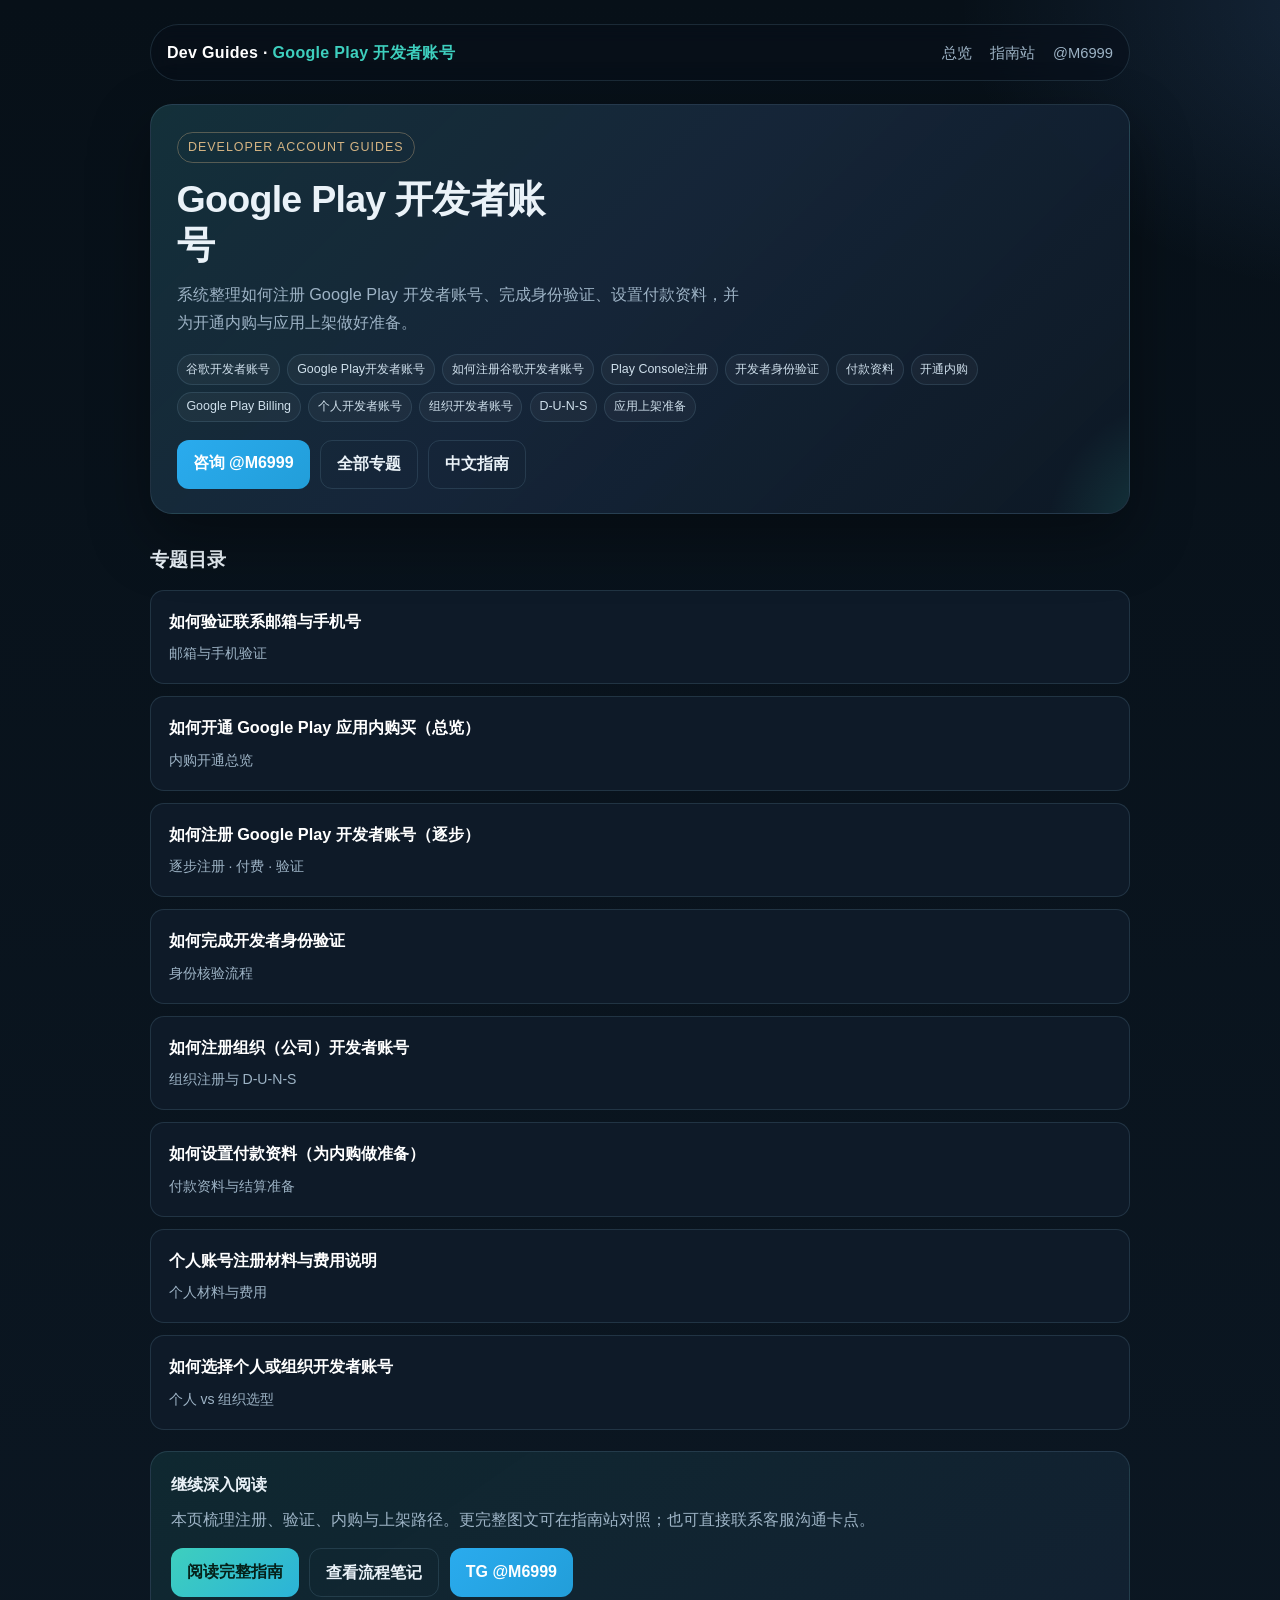
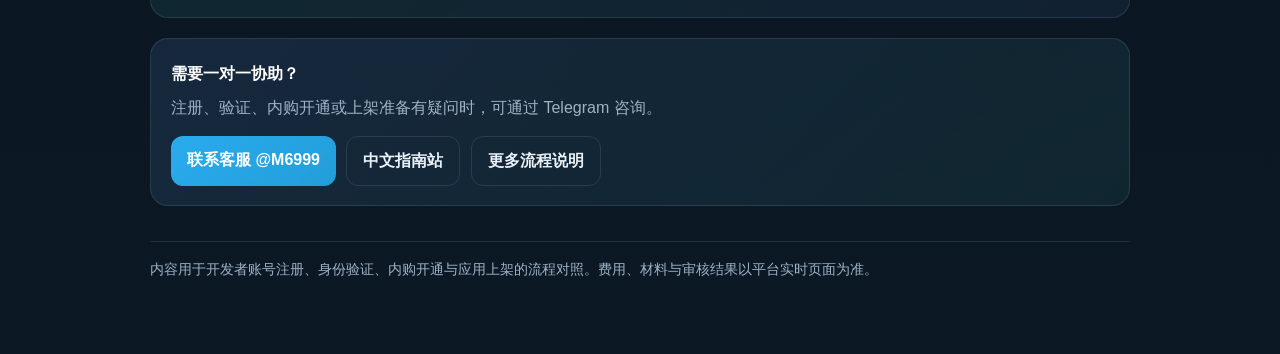
<file: index.html>
<!doctype html>
<html lang="zh-CN"><head>
<meta charset="utf-8"/>
<meta name="viewport" content="width=device-width,initial-scale=1"/>
<title>Google Play 开发者账号｜Google Play 开发者账号</title>
<meta name="description" content="系统整理如何注册 Google Play 开发者账号、完成身份验证、设置付款资料，并为开通内购与应用上架做好准备。"/>
<meta name="keywords" content="谷歌开发者账号, Google Play开发者账号, 如何注册谷歌开发者账号, Play Console注册, 开发者身份验证, 付款资料, 开通内购, Google Play Billing, 个人开发者账号, 组织开发者账号, D-U-N-S, 应用上架准备"/>
<meta name="author" content="puzzledicon"/>
<meta property="og:title" content="Google Play 开发者账号"/>
<meta property="og:description" content="系统整理如何注册 Google Play 开发者账号、完成身份验证、设置付款资料，并为开通内购与应用上架做好准备。"/>
<link rel="stylesheet" href="./assets/style.css"/>
</head><body><div class="wrap">
<div class="top">
  <a class="brand" href="./index.html">Dev Guides · <span>Google Play 开发者账号</span></a>
  
  <nav class="nav">
    <a href="https://puzzledicon.github.io/" target="_blank" rel="noopener">总览</a>
    <a href="https://playconsoleacc.com/" target="_blank" rel="noopener">指南站</a>
    <a href="https://t.me/M6999" target="_blank" rel="noopener">@M6999</a>
  </nav>

</div>

    <div class="hero">
      <div class="kicker">Developer Account Guides</div>
      <h1>Google Play 开发者账号</h1>
      <p class="lead">系统整理如何注册 Google Play 开发者账号、完成身份验证、设置付款资料，并为开通内购与应用上架做好准备。</p>
      <div class="keywords"><span>谷歌开发者账号</span><span>Google Play开发者账号</span><span>如何注册谷歌开发者账号</span><span>Play Console注册</span><span>开发者身份验证</span><span>付款资料</span><span>开通内购</span><span>Google Play Billing</span><span>个人开发者账号</span><span>组织开发者账号</span><span>D-U-N-S</span><span>应用上架准备</span></div>
      <div class="btns" style="margin-top:1.1rem">
        <a class="btn tg" href="https://t.me/M6999" target="_blank" rel="noopener">咨询 @M6999</a>
        <a class="btn sec" href="https://puzzledicon.github.io/" target="_blank" rel="noopener">全部专题</a>
        <a class="btn sec" href="https://playconsoleacc.com/" target="_blank" rel="noopener">中文指南</a>
      </div>
    </div>
    <h2>专题目录</h2>
    <div class="list"><a href="./articles/contact-verify.html"><strong>如何验证联系邮箱与手机号</strong><small>邮箱与手机验证</small></a><a href="./articles/enable-iap-overview.html"><strong>如何开通 Google Play 应用内购买（总览）</strong><small>内购开通总览</small></a><a href="./articles/how-to-register.html"><strong>如何注册 Google Play 开发者账号（逐步）</strong><small>逐步注册 · 付费 · 验证</small></a><a href="./articles/identity-verification.html"><strong>如何完成开发者身份验证</strong><small>身份核验流程</small></a><a href="./articles/org-register.html"><strong>如何注册组织（公司）开发者账号</strong><small>组织注册与 D-U-N-S</small></a><a href="./articles/payment-profile.html"><strong>如何设置付款资料（为内购做准备）</strong><small>付款资料与结算准备</small></a><a href="./articles/personal-register.html"><strong>个人账号注册材料与费用说明</strong><small>个人材料与费用</small></a><a href="./articles/personal-vs-org.html"><strong>如何选择个人或组织开发者账号</strong><small>个人 vs 组织选型</small></a></div>


<section class="cta">
  <strong>继续深入阅读</strong>
  <p style="color:var(--muted);margin:.45rem 0 0">本页梳理注册、验证、内购与上架路径。更完整图文可在指南站对照；也可直接联系客服沟通卡点。</p>
  <div class="btns">
    <a class="btn" href="https://playconsoleacc.com/" target="_blank" rel="noopener">阅读完整指南</a>
    <a class="btn sec" href="https://dev388.com/" target="_blank" rel="noopener">查看流程笔记</a>
    <a class="btn tg" href="https://t.me/M6999" target="_blank" rel="noopener">TG @M6999</a>
  </div>
</section>


<section class="contact">
  <h3>需要一对一协助？</h3>
  <p style="color:var(--muted);margin:.4rem 0 0">注册、验证、内购开通或上架准备有疑问时，可通过 Telegram 咨询。</p>
  <div class="btns">
    <a class="btn tg" href="https://t.me/M6999" target="_blank" rel="noopener">联系客服 @M6999</a>
    <a class="btn sec" href="https://playconsoleacc.com/" target="_blank" rel="noopener">中文指南站</a>
    <a class="btn sec" href="https://dev388.com/" target="_blank" rel="noopener">更多流程说明</a>
  </div>
</section>

<div class="footer">内容用于开发者账号注册、身份验证、内购开通与应用上架的流程对照。费用、材料与审核结果以平台实时页面为准。</div>
</div></body></html>
</file>
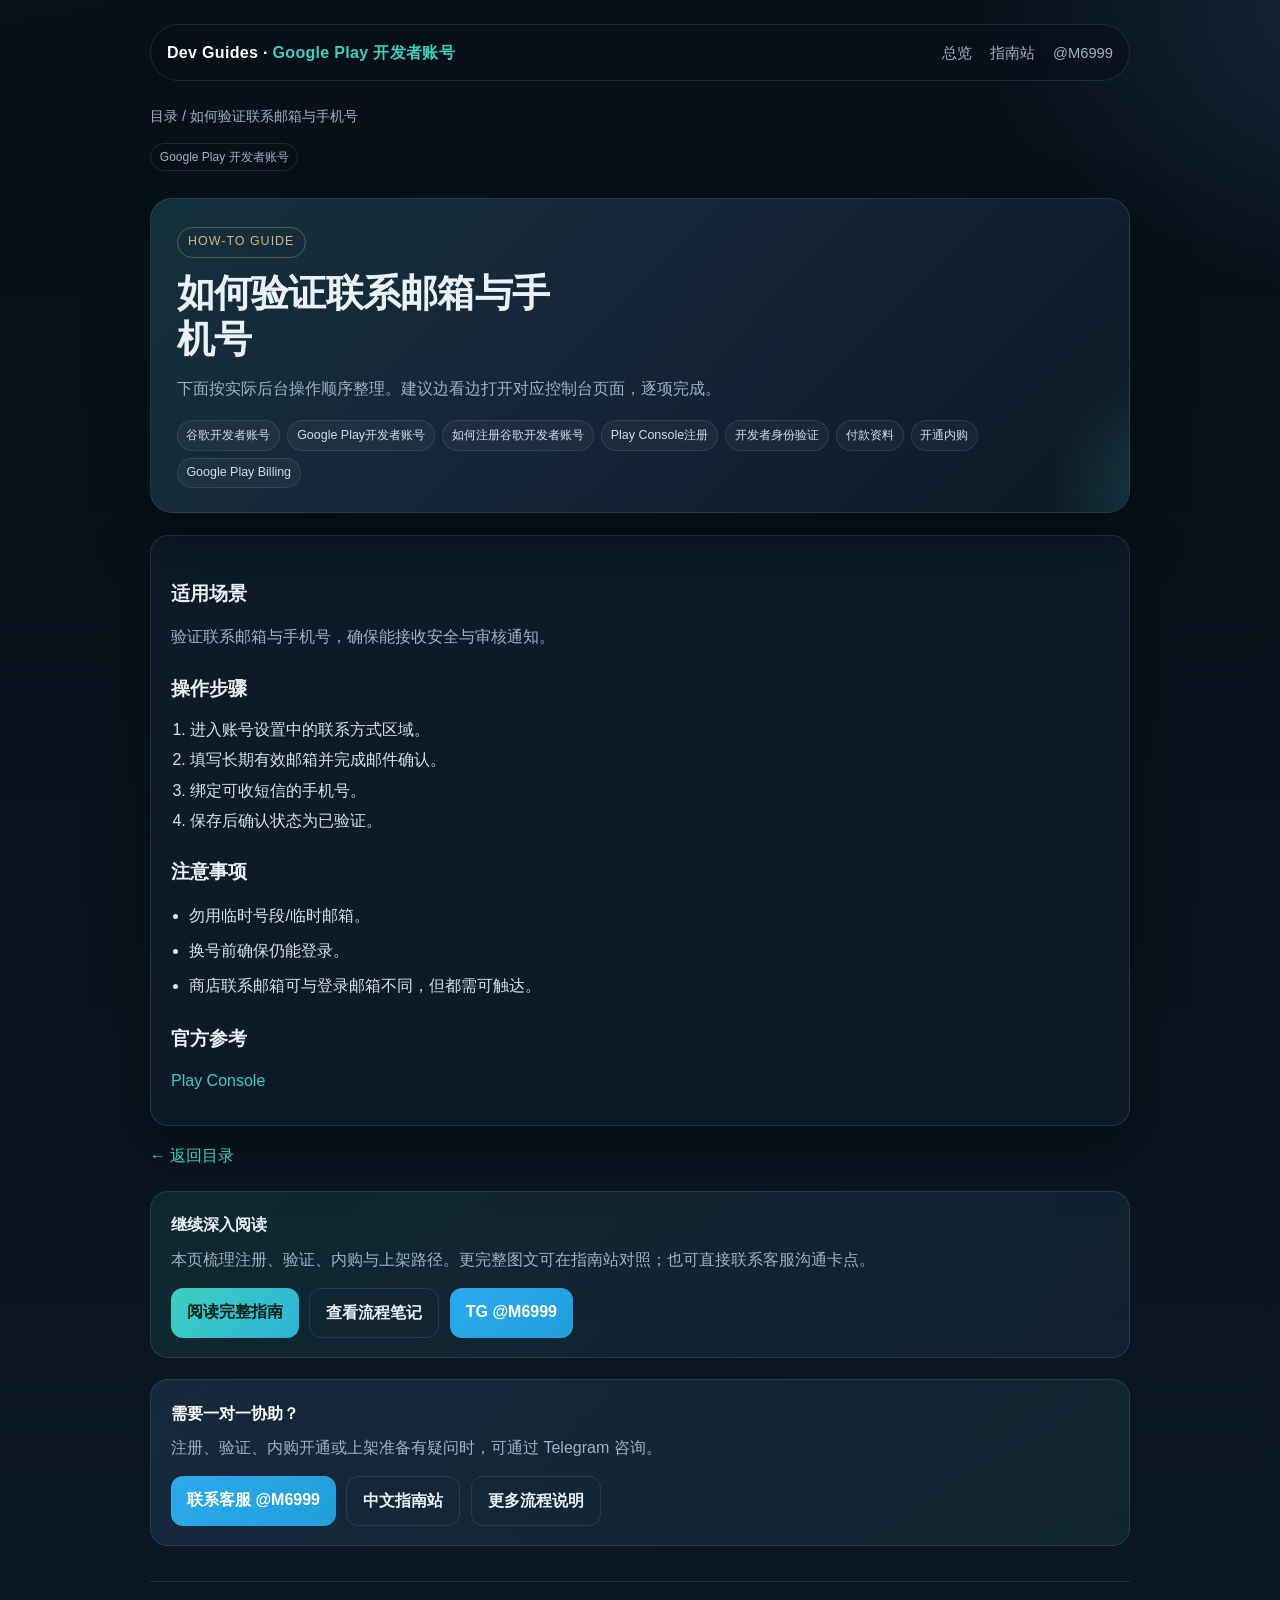
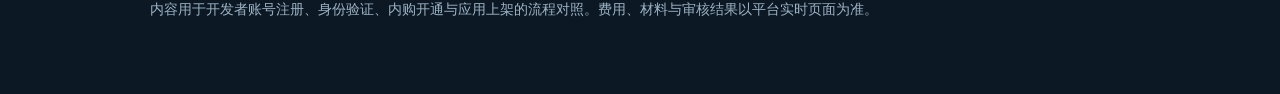
<file: articles/contact-verify.html>
<!doctype html>
<html lang="zh-CN"><head>
<meta charset="utf-8"/>
<meta name="viewport" content="width=device-width,initial-scale=1"/>
<title>如何验证联系邮箱与手机号｜Google Play 开发者账号</title>
<meta name="description" content="如何验证联系邮箱与手机号。面向Google Play 开发者账号场景，说明注册、验证、内购开通与上架准备的操作要点。"/>
<meta name="keywords" content="谷歌开发者账号, Google Play开发者账号, 如何注册谷歌开发者账号, Play Console注册, 开发者身份验证, 付款资料, 开通内购, Google Play Billing, 个人开发者账号, 组织开发者账号, D-U-N-S, 应用上架准备"/>
<meta name="author" content="puzzledicon"/>
<meta property="og:title" content="如何验证联系邮箱与手机号"/>
<meta property="og:description" content="如何验证联系邮箱与手机号。面向Google Play 开发者账号场景，说明注册、验证、内购开通与上架准备的操作要点。"/>
<link rel="stylesheet" href="../assets/style.css"/>
</head><body><div class="wrap">
<div class="top">
  <a class="brand" href="../index.html">Dev Guides · <span>Google Play 开发者账号</span></a>
  
  <nav class="nav">
    <a href="https://puzzledicon.github.io/" target="_blank" rel="noopener">总览</a>
    <a href="https://playconsoleacc.com/" target="_blank" rel="noopener">指南站</a>
    <a href="https://t.me/M6999" target="_blank" rel="noopener">@M6999</a>
  </nav>

</div>

    <p class="crumb"><a href="../index.html">目录</a> / 如何验证联系邮箱与手机号</p>
    <span class="badge">Google Play 开发者账号</span>
    <div class="hero">
      <div class="kicker">How-to Guide</div>
      <h1>如何验证联系邮箱与手机号</h1>
      <p class="lead">下面按实际后台操作顺序整理。建议边看边打开对应控制台页面，逐项完成。</p>
      <div class="keywords"><span>谷歌开发者账号</span><span>Google Play开发者账号</span><span>如何注册谷歌开发者账号</span><span>Play Console注册</span><span>开发者身份验证</span><span>付款资料</span><span>开通内购</span><span>Google Play Billing</span></div>
    </div>
    <div class="content">
      <h2>适用场景</h2>
      <p>验证联系邮箱与手机号，确保能接收安全与审核通知。</p>
      <h2>操作步骤</h2>
      <ol class="steps"><li>进入账号设置中的联系方式区域。</li><li>填写长期有效邮箱并完成邮件确认。</li><li>绑定可收短信的手机号。</li><li>保存后确认状态为已验证。</li></ol>
      <h2>注意事项</h2>
      <ul class="check"><li>勿用临时号段/临时邮箱。</li><li>换号前确保仍能登录。</li><li>商店联系邮箱可与登录邮箱不同，但都需可触达。</li></ul>
      <h2>官方参考</h2>
      <p><a href="https://play.google.com/console" target="_blank" rel="noopener">Play Console</a></p>
    </div>
    <p style="margin-top:1rem"><a href="../index.html">← 返回目录</a></p>


<section class="cta">
  <strong>继续深入阅读</strong>
  <p style="color:var(--muted);margin:.45rem 0 0">本页梳理注册、验证、内购与上架路径。更完整图文可在指南站对照；也可直接联系客服沟通卡点。</p>
  <div class="btns">
    <a class="btn" href="https://playconsoleacc.com/" target="_blank" rel="noopener">阅读完整指南</a>
    <a class="btn sec" href="https://dev388.com/" target="_blank" rel="noopener">查看流程笔记</a>
    <a class="btn tg" href="https://t.me/M6999" target="_blank" rel="noopener">TG @M6999</a>
  </div>
</section>


<section class="contact">
  <h3>需要一对一协助？</h3>
  <p style="color:var(--muted);margin:.4rem 0 0">注册、验证、内购开通或上架准备有疑问时，可通过 Telegram 咨询。</p>
  <div class="btns">
    <a class="btn tg" href="https://t.me/M6999" target="_blank" rel="noopener">联系客服 @M6999</a>
    <a class="btn sec" href="https://playconsoleacc.com/" target="_blank" rel="noopener">中文指南站</a>
    <a class="btn sec" href="https://dev388.com/" target="_blank" rel="noopener">更多流程说明</a>
  </div>
</section>

<div class="footer">内容用于开发者账号注册、身份验证、内购开通与应用上架的流程对照。费用、材料与审核结果以平台实时页面为准。</div>
</div></body></html>
</file>
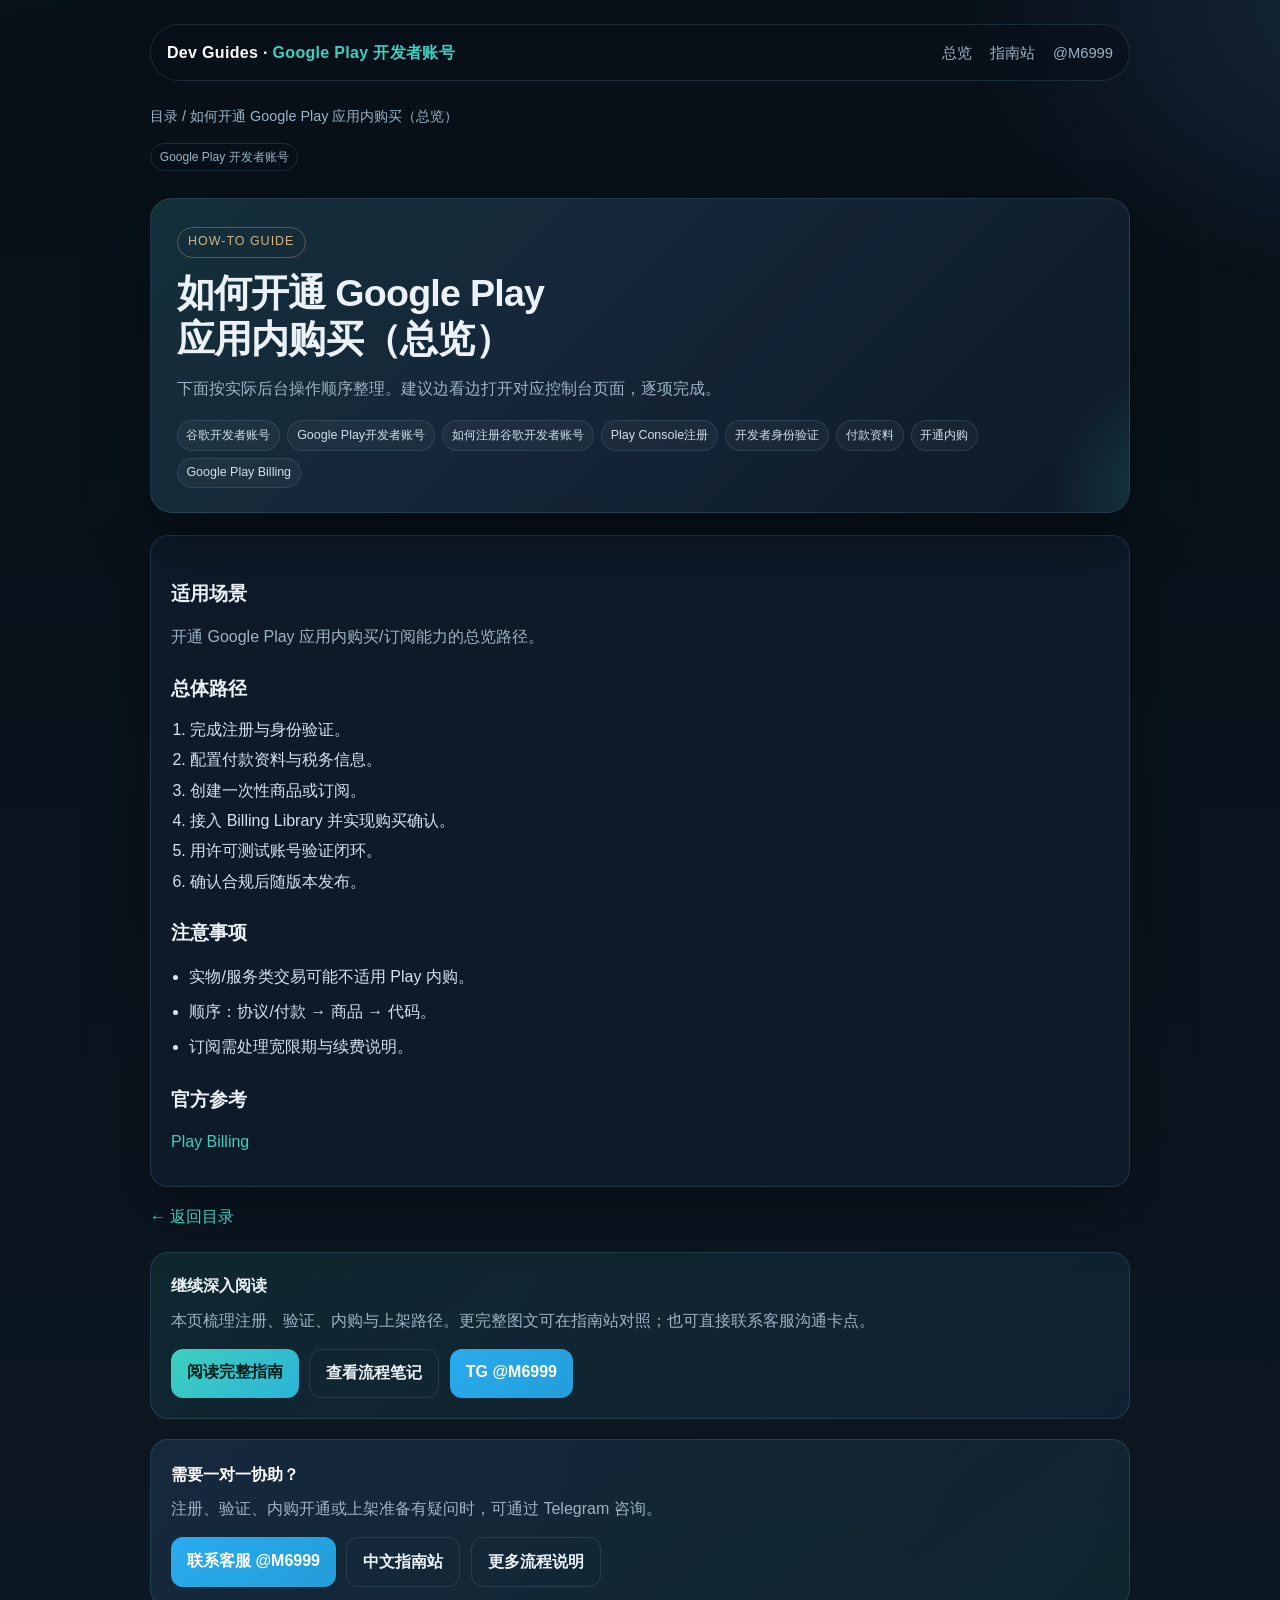
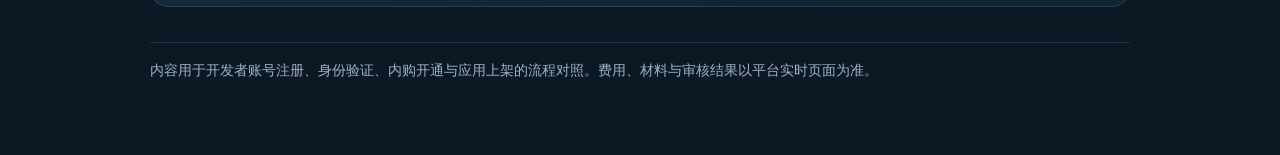
<file: articles/enable-iap-overview.html>
<!doctype html>
<html lang="zh-CN"><head>
<meta charset="utf-8"/>
<meta name="viewport" content="width=device-width,initial-scale=1"/>
<title>如何开通 Google Play 应用内购买（总览）｜Google Play 开发者账号</title>
<meta name="description" content="如何开通 Google Play 应用内购买（总览）。面向Google Play 开发者账号场景，说明注册、验证、内购开通与上架准备的操作要点。"/>
<meta name="keywords" content="谷歌开发者账号, Google Play开发者账号, 如何注册谷歌开发者账号, Play Console注册, 开发者身份验证, 付款资料, 开通内购, Google Play Billing, 个人开发者账号, 组织开发者账号, D-U-N-S, 应用上架准备"/>
<meta name="author" content="puzzledicon"/>
<meta property="og:title" content="如何开通 Google Play 应用内购买（总览）"/>
<meta property="og:description" content="如何开通 Google Play 应用内购买（总览）。面向Google Play 开发者账号场景，说明注册、验证、内购开通与上架准备的操作要点。"/>
<link rel="stylesheet" href="../assets/style.css"/>
</head><body><div class="wrap">
<div class="top">
  <a class="brand" href="../index.html">Dev Guides · <span>Google Play 开发者账号</span></a>
  
  <nav class="nav">
    <a href="https://puzzledicon.github.io/" target="_blank" rel="noopener">总览</a>
    <a href="https://playconsoleacc.com/" target="_blank" rel="noopener">指南站</a>
    <a href="https://t.me/M6999" target="_blank" rel="noopener">@M6999</a>
  </nav>

</div>

    <p class="crumb"><a href="../index.html">目录</a> / 如何开通 Google Play 应用内购买（总览）</p>
    <span class="badge">Google Play 开发者账号</span>
    <div class="hero">
      <div class="kicker">How-to Guide</div>
      <h1>如何开通 Google Play 应用内购买（总览）</h1>
      <p class="lead">下面按实际后台操作顺序整理。建议边看边打开对应控制台页面，逐项完成。</p>
      <div class="keywords"><span>谷歌开发者账号</span><span>Google Play开发者账号</span><span>如何注册谷歌开发者账号</span><span>Play Console注册</span><span>开发者身份验证</span><span>付款资料</span><span>开通内购</span><span>Google Play Billing</span></div>
    </div>
    <div class="content">
      <h2>适用场景</h2>
      <p>开通 Google Play 应用内购买/订阅能力的总览路径。</p>
      <h2>总体路径</h2>
      <ol class="steps"><li>完成注册与身份验证。</li><li>配置付款资料与税务信息。</li><li>创建一次性商品或订阅。</li><li>接入 Billing Library 并实现购买确认。</li><li>用许可测试账号验证闭环。</li><li>确认合规后随版本发布。</li></ol>
      <h2>注意事项</h2>
      <ul class="check"><li>实物/服务类交易可能不适用 Play 内购。</li><li>顺序：协议/付款 → 商品 → 代码。</li><li>订阅需处理宽限期与续费说明。</li></ul>
      <h2>官方参考</h2>
      <p><a href="https://developer.android.com/google/play/billing" target="_blank" rel="noopener">Play Billing</a></p>
    </div>
    <p style="margin-top:1rem"><a href="../index.html">← 返回目录</a></p>


<section class="cta">
  <strong>继续深入阅读</strong>
  <p style="color:var(--muted);margin:.45rem 0 0">本页梳理注册、验证、内购与上架路径。更完整图文可在指南站对照；也可直接联系客服沟通卡点。</p>
  <div class="btns">
    <a class="btn" href="https://playconsoleacc.com/" target="_blank" rel="noopener">阅读完整指南</a>
    <a class="btn sec" href="https://dev388.com/" target="_blank" rel="noopener">查看流程笔记</a>
    <a class="btn tg" href="https://t.me/M6999" target="_blank" rel="noopener">TG @M6999</a>
  </div>
</section>


<section class="contact">
  <h3>需要一对一协助？</h3>
  <p style="color:var(--muted);margin:.4rem 0 0">注册、验证、内购开通或上架准备有疑问时，可通过 Telegram 咨询。</p>
  <div class="btns">
    <a class="btn tg" href="https://t.me/M6999" target="_blank" rel="noopener">联系客服 @M6999</a>
    <a class="btn sec" href="https://playconsoleacc.com/" target="_blank" rel="noopener">中文指南站</a>
    <a class="btn sec" href="https://dev388.com/" target="_blank" rel="noopener">更多流程说明</a>
  </div>
</section>

<div class="footer">内容用于开发者账号注册、身份验证、内购开通与应用上架的流程对照。费用、材料与审核结果以平台实时页面为准。</div>
</div></body></html>
</file>
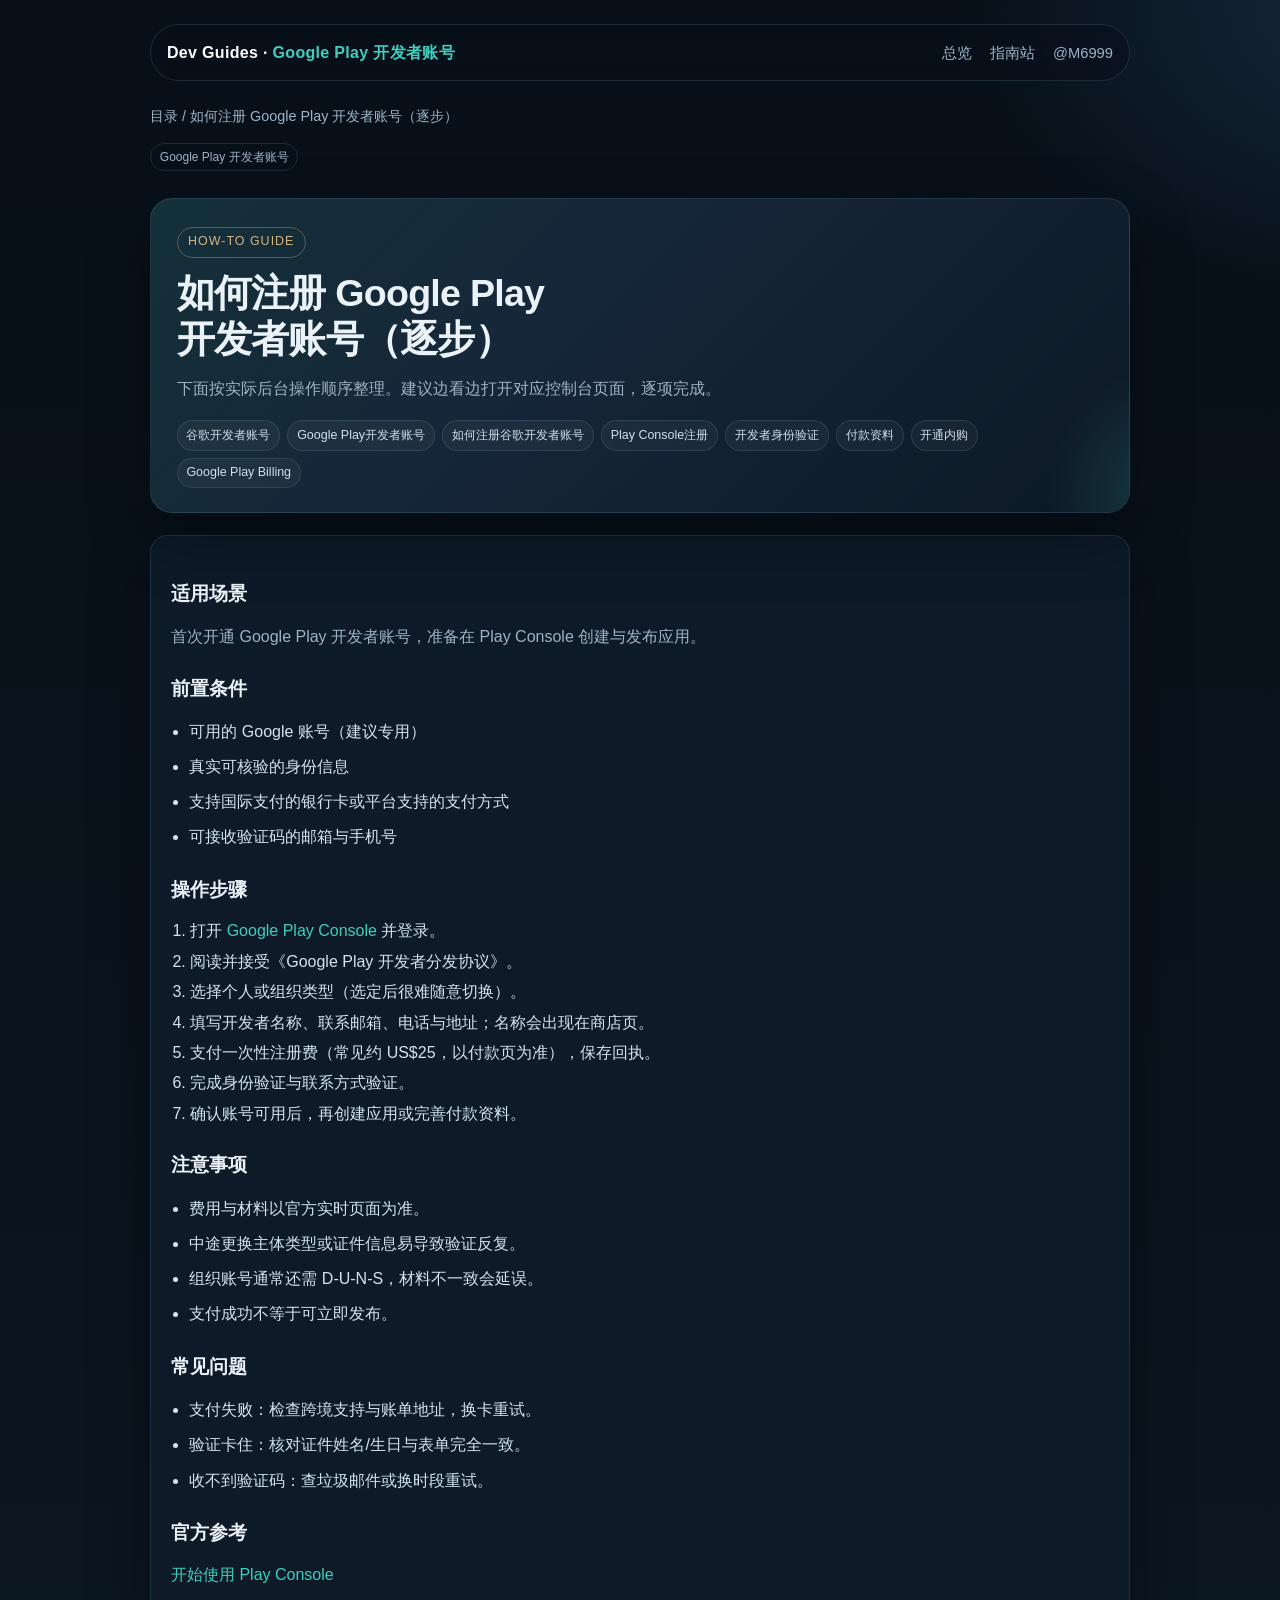
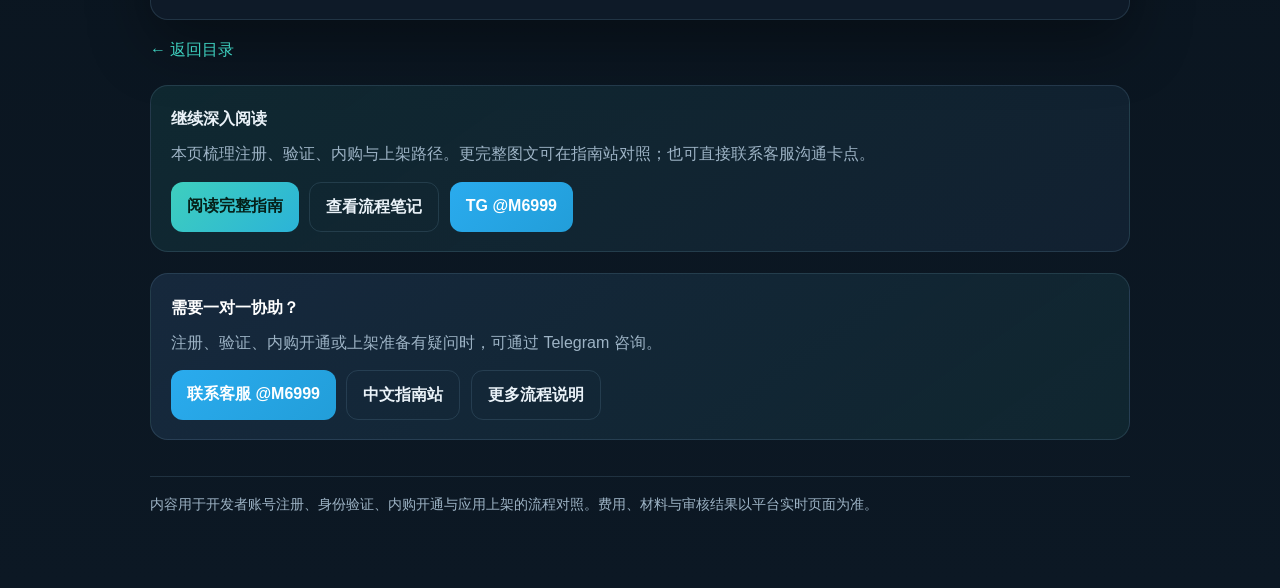
<file: articles/how-to-register.html>
<!doctype html>
<html lang="zh-CN"><head>
<meta charset="utf-8"/>
<meta name="viewport" content="width=device-width,initial-scale=1"/>
<title>如何注册 Google Play 开发者账号（逐步）｜Google Play 开发者账号</title>
<meta name="description" content="如何注册 Google Play 开发者账号（逐步）。面向Google Play 开发者账号场景，说明注册、验证、内购开通与上架准备的操作要点。"/>
<meta name="keywords" content="谷歌开发者账号, Google Play开发者账号, 如何注册谷歌开发者账号, Play Console注册, 开发者身份验证, 付款资料, 开通内购, Google Play Billing, 个人开发者账号, 组织开发者账号, D-U-N-S, 应用上架准备"/>
<meta name="author" content="puzzledicon"/>
<meta property="og:title" content="如何注册 Google Play 开发者账号（逐步）"/>
<meta property="og:description" content="如何注册 Google Play 开发者账号（逐步）。面向Google Play 开发者账号场景，说明注册、验证、内购开通与上架准备的操作要点。"/>
<link rel="stylesheet" href="../assets/style.css"/>
</head><body><div class="wrap">
<div class="top">
  <a class="brand" href="../index.html">Dev Guides · <span>Google Play 开发者账号</span></a>
  
  <nav class="nav">
    <a href="https://puzzledicon.github.io/" target="_blank" rel="noopener">总览</a>
    <a href="https://playconsoleacc.com/" target="_blank" rel="noopener">指南站</a>
    <a href="https://t.me/M6999" target="_blank" rel="noopener">@M6999</a>
  </nav>

</div>

    <p class="crumb"><a href="../index.html">目录</a> / 如何注册 Google Play 开发者账号（逐步）</p>
    <span class="badge">Google Play 开发者账号</span>
    <div class="hero">
      <div class="kicker">How-to Guide</div>
      <h1>如何注册 Google Play 开发者账号（逐步）</h1>
      <p class="lead">下面按实际后台操作顺序整理。建议边看边打开对应控制台页面，逐项完成。</p>
      <div class="keywords"><span>谷歌开发者账号</span><span>Google Play开发者账号</span><span>如何注册谷歌开发者账号</span><span>Play Console注册</span><span>开发者身份验证</span><span>付款资料</span><span>开通内购</span><span>Google Play Billing</span></div>
    </div>
    <div class="content">
      <h2>适用场景</h2>
      <p>首次开通 Google Play 开发者账号，准备在 Play Console 创建与发布应用。</p>
      <h2>前置条件</h2>
      <ul class="check"><li>可用的 Google 账号（建议专用）</li><li>真实可核验的身份信息</li><li>支持国际支付的银行卡或平台支持的支付方式</li><li>可接收验证码的邮箱与手机号</li></ul>
      <h2>操作步骤</h2>
      <ol class="steps"><li>打开 <a href="https://play.google.com/console" target="_blank" rel="noopener">Google Play Console</a> 并登录。</li><li>阅读并接受《Google Play 开发者分发协议》。</li><li>选择个人或组织类型（选定后很难随意切换）。</li><li>填写开发者名称、联系邮箱、电话与地址；名称会出现在商店页。</li><li>支付一次性注册费（常见约 US$25，以付款页为准），保存回执。</li><li>完成身份验证与联系方式验证。</li><li>确认账号可用后，再创建应用或完善付款资料。</li></ol>
      <h2>注意事项</h2>
      <ul class="check"><li>费用与材料以官方实时页面为准。</li><li>中途更换主体类型或证件信息易导致验证反复。</li><li>组织账号通常还需 D-U-N-S，材料不一致会延误。</li><li>支付成功不等于可立即发布。</li></ul>
      <h2>常见问题</h2>
      <ul class="check"><li>支付失败：检查跨境支持与账单地址，换卡重试。</li><li>验证卡住：核对证件姓名/生日与表单完全一致。</li><li>收不到验证码：查垃圾邮件或换时段重试。</li></ul>
      <h2>官方参考</h2>
      <p><a href="https://support.google.com/googleplay/android-developer/answer/6112435" target="_blank" rel="noopener">开始使用 Play Console</a></p>
    </div>
    <p style="margin-top:1rem"><a href="../index.html">← 返回目录</a></p>


<section class="cta">
  <strong>继续深入阅读</strong>
  <p style="color:var(--muted);margin:.45rem 0 0">本页梳理注册、验证、内购与上架路径。更完整图文可在指南站对照；也可直接联系客服沟通卡点。</p>
  <div class="btns">
    <a class="btn" href="https://playconsoleacc.com/" target="_blank" rel="noopener">阅读完整指南</a>
    <a class="btn sec" href="https://dev388.com/" target="_blank" rel="noopener">查看流程笔记</a>
    <a class="btn tg" href="https://t.me/M6999" target="_blank" rel="noopener">TG @M6999</a>
  </div>
</section>


<section class="contact">
  <h3>需要一对一协助？</h3>
  <p style="color:var(--muted);margin:.4rem 0 0">注册、验证、内购开通或上架准备有疑问时，可通过 Telegram 咨询。</p>
  <div class="btns">
    <a class="btn tg" href="https://t.me/M6999" target="_blank" rel="noopener">联系客服 @M6999</a>
    <a class="btn sec" href="https://playconsoleacc.com/" target="_blank" rel="noopener">中文指南站</a>
    <a class="btn sec" href="https://dev388.com/" target="_blank" rel="noopener">更多流程说明</a>
  </div>
</section>

<div class="footer">内容用于开发者账号注册、身份验证、内购开通与应用上架的流程对照。费用、材料与审核结果以平台实时页面为准。</div>
</div></body></html>
</file>
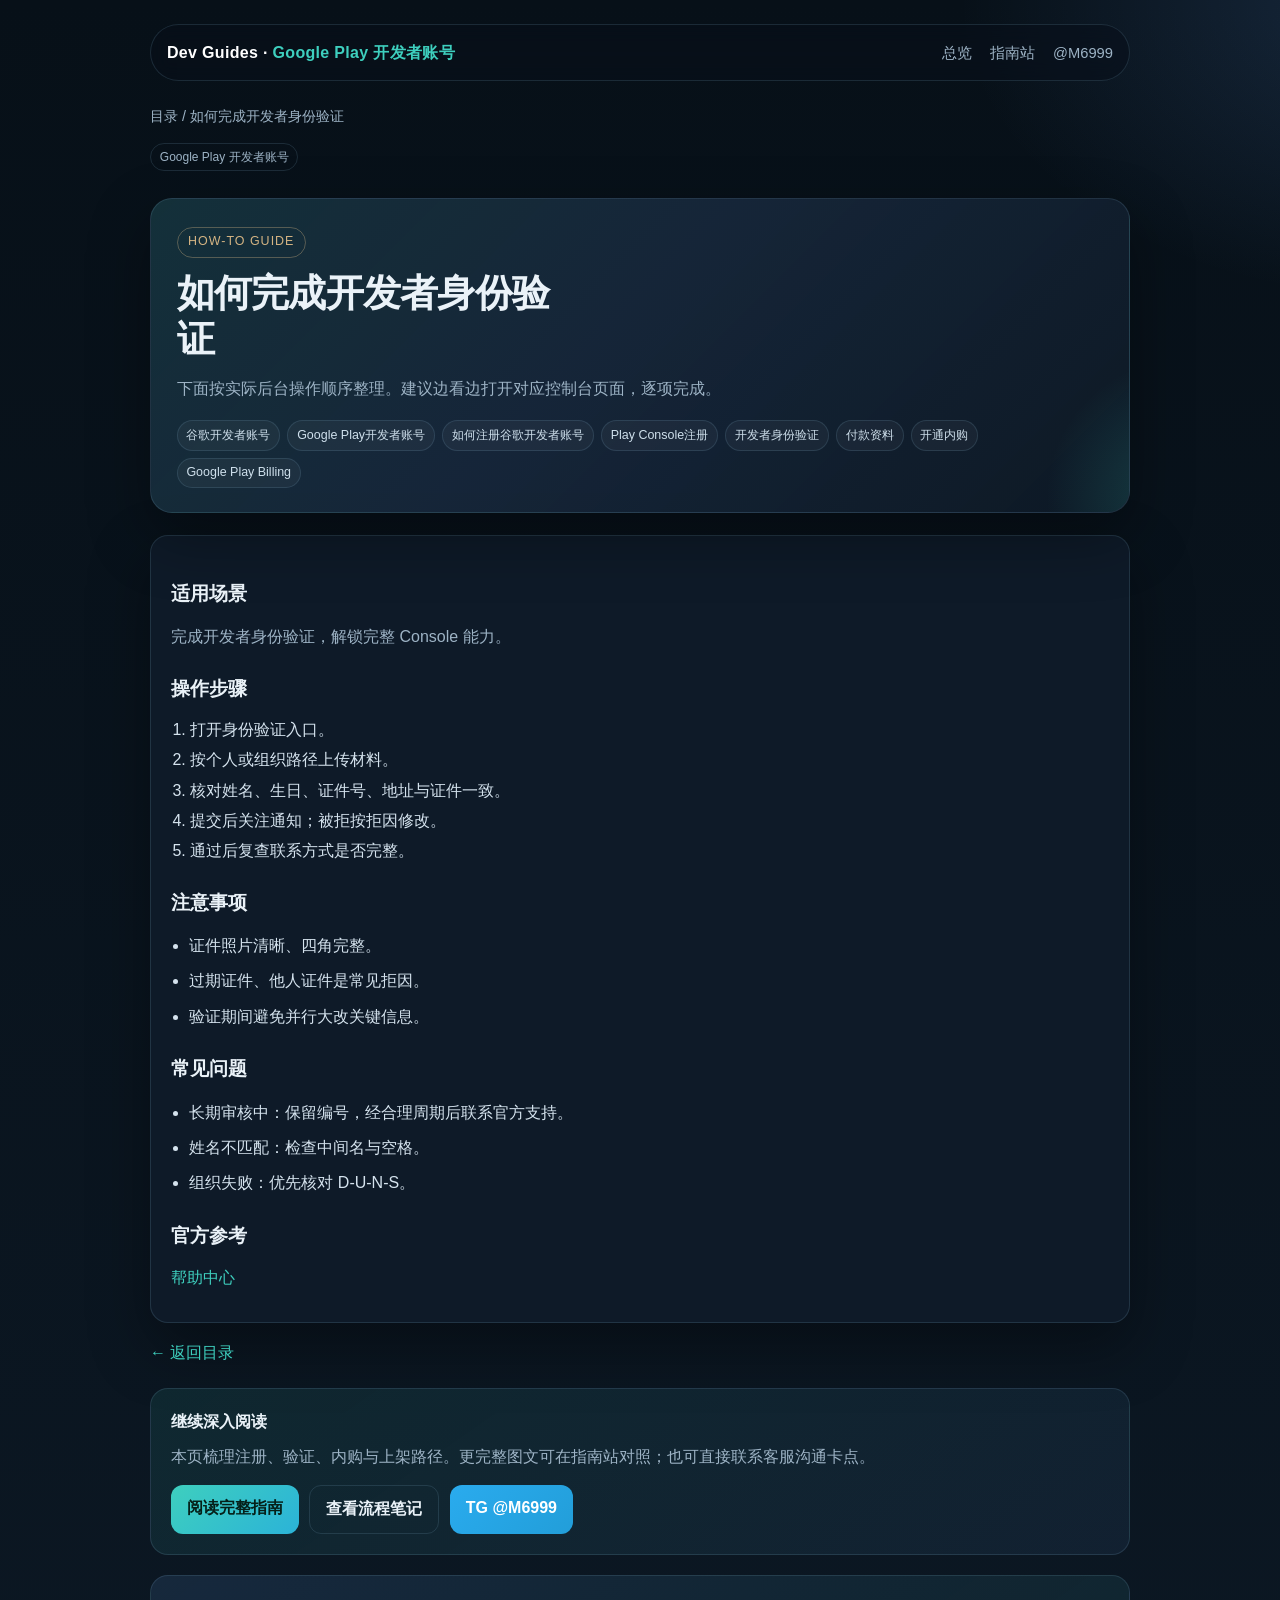
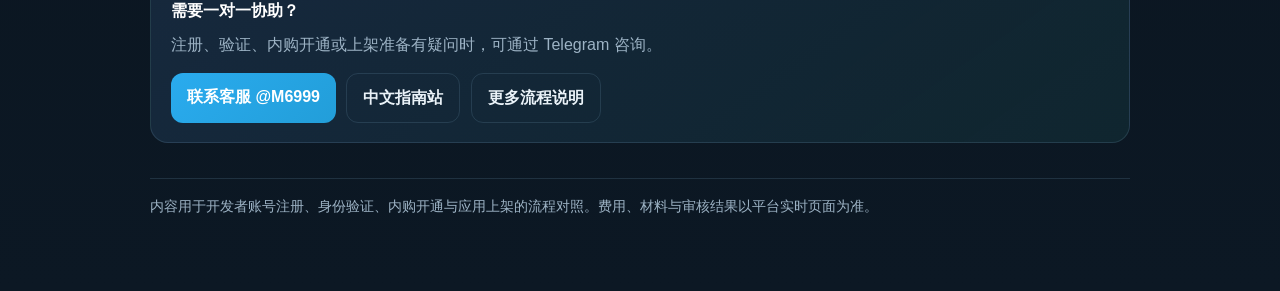
<file: articles/identity-verification.html>
<!doctype html>
<html lang="zh-CN"><head>
<meta charset="utf-8"/>
<meta name="viewport" content="width=device-width,initial-scale=1"/>
<title>如何完成开发者身份验证｜Google Play 开发者账号</title>
<meta name="description" content="如何完成开发者身份验证。面向Google Play 开发者账号场景，说明注册、验证、内购开通与上架准备的操作要点。"/>
<meta name="keywords" content="谷歌开发者账号, Google Play开发者账号, 如何注册谷歌开发者账号, Play Console注册, 开发者身份验证, 付款资料, 开通内购, Google Play Billing, 个人开发者账号, 组织开发者账号, D-U-N-S, 应用上架准备"/>
<meta name="author" content="puzzledicon"/>
<meta property="og:title" content="如何完成开发者身份验证"/>
<meta property="og:description" content="如何完成开发者身份验证。面向Google Play 开发者账号场景，说明注册、验证、内购开通与上架准备的操作要点。"/>
<link rel="stylesheet" href="../assets/style.css"/>
</head><body><div class="wrap">
<div class="top">
  <a class="brand" href="../index.html">Dev Guides · <span>Google Play 开发者账号</span></a>
  
  <nav class="nav">
    <a href="https://puzzledicon.github.io/" target="_blank" rel="noopener">总览</a>
    <a href="https://playconsoleacc.com/" target="_blank" rel="noopener">指南站</a>
    <a href="https://t.me/M6999" target="_blank" rel="noopener">@M6999</a>
  </nav>

</div>

    <p class="crumb"><a href="../index.html">目录</a> / 如何完成开发者身份验证</p>
    <span class="badge">Google Play 开发者账号</span>
    <div class="hero">
      <div class="kicker">How-to Guide</div>
      <h1>如何完成开发者身份验证</h1>
      <p class="lead">下面按实际后台操作顺序整理。建议边看边打开对应控制台页面，逐项完成。</p>
      <div class="keywords"><span>谷歌开发者账号</span><span>Google Play开发者账号</span><span>如何注册谷歌开发者账号</span><span>Play Console注册</span><span>开发者身份验证</span><span>付款资料</span><span>开通内购</span><span>Google Play Billing</span></div>
    </div>
    <div class="content">
      <h2>适用场景</h2>
      <p>完成开发者身份验证，解锁完整 Console 能力。</p>
      <h2>操作步骤</h2>
      <ol class="steps"><li>打开身份验证入口。</li><li>按个人或组织路径上传材料。</li><li>核对姓名、生日、证件号、地址与证件一致。</li><li>提交后关注通知；被拒按拒因修改。</li><li>通过后复查联系方式是否完整。</li></ol>
      <h2>注意事项</h2>
      <ul class="check"><li>证件照片清晰、四角完整。</li><li>过期证件、他人证件是常见拒因。</li><li>验证期间避免并行大改关键信息。</li></ul>
      <h2>常见问题</h2>
      <ul class="check"><li>长期审核中：保留编号，经合理周期后联系官方支持。</li><li>姓名不匹配：检查中间名与空格。</li><li>组织失败：优先核对 D-U-N-S。</li></ul>
      <h2>官方参考</h2>
      <p><a href="https://support.google.com/googleplay/android-developer" target="_blank" rel="noopener">帮助中心</a></p>
    </div>
    <p style="margin-top:1rem"><a href="../index.html">← 返回目录</a></p>


<section class="cta">
  <strong>继续深入阅读</strong>
  <p style="color:var(--muted);margin:.45rem 0 0">本页梳理注册、验证、内购与上架路径。更完整图文可在指南站对照；也可直接联系客服沟通卡点。</p>
  <div class="btns">
    <a class="btn" href="https://playconsoleacc.com/" target="_blank" rel="noopener">阅读完整指南</a>
    <a class="btn sec" href="https://dev388.com/" target="_blank" rel="noopener">查看流程笔记</a>
    <a class="btn tg" href="https://t.me/M6999" target="_blank" rel="noopener">TG @M6999</a>
  </div>
</section>


<section class="contact">
  <h3>需要一对一协助？</h3>
  <p style="color:var(--muted);margin:.4rem 0 0">注册、验证、内购开通或上架准备有疑问时，可通过 Telegram 咨询。</p>
  <div class="btns">
    <a class="btn tg" href="https://t.me/M6999" target="_blank" rel="noopener">联系客服 @M6999</a>
    <a class="btn sec" href="https://playconsoleacc.com/" target="_blank" rel="noopener">中文指南站</a>
    <a class="btn sec" href="https://dev388.com/" target="_blank" rel="noopener">更多流程说明</a>
  </div>
</section>

<div class="footer">内容用于开发者账号注册、身份验证、内购开通与应用上架的流程对照。费用、材料与审核结果以平台实时页面为准。</div>
</div></body></html>
</file>
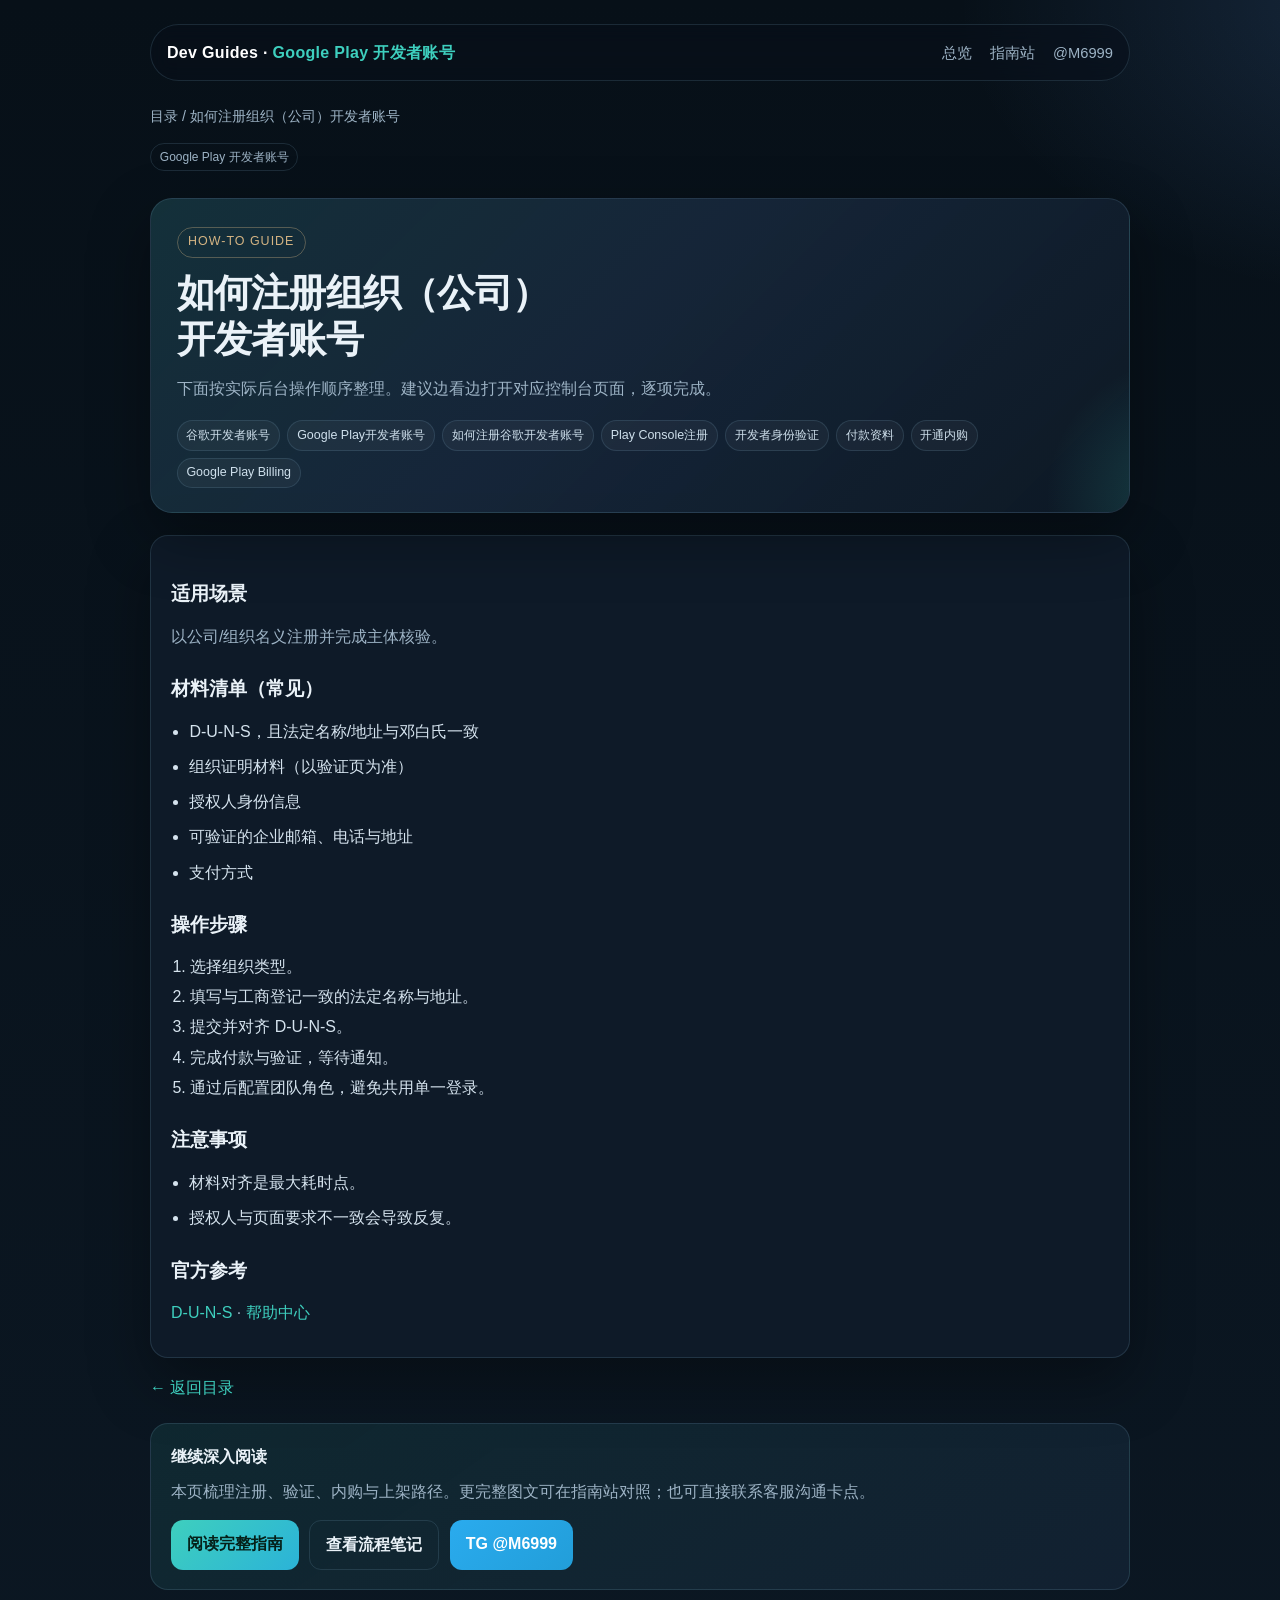
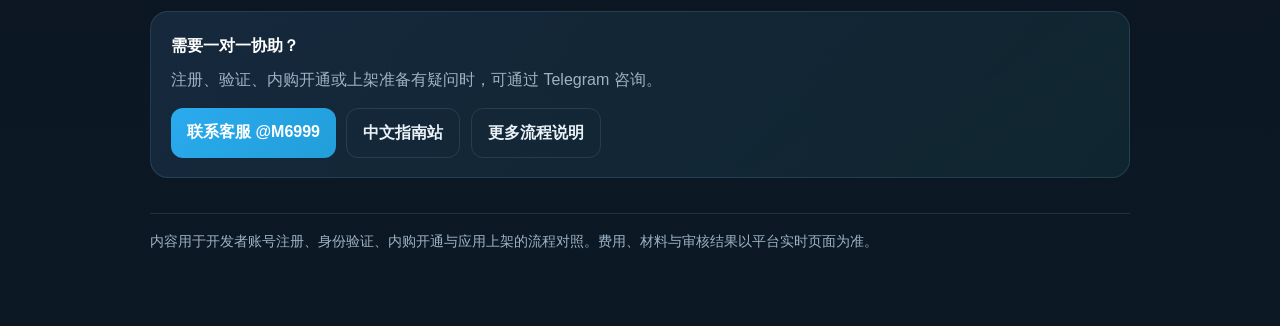
<file: articles/org-register.html>
<!doctype html>
<html lang="zh-CN"><head>
<meta charset="utf-8"/>
<meta name="viewport" content="width=device-width,initial-scale=1"/>
<title>如何注册组织（公司）开发者账号｜Google Play 开发者账号</title>
<meta name="description" content="如何注册组织（公司）开发者账号。面向Google Play 开发者账号场景，说明注册、验证、内购开通与上架准备的操作要点。"/>
<meta name="keywords" content="谷歌开发者账号, Google Play开发者账号, 如何注册谷歌开发者账号, Play Console注册, 开发者身份验证, 付款资料, 开通内购, Google Play Billing, 个人开发者账号, 组织开发者账号, D-U-N-S, 应用上架准备"/>
<meta name="author" content="puzzledicon"/>
<meta property="og:title" content="如何注册组织（公司）开发者账号"/>
<meta property="og:description" content="如何注册组织（公司）开发者账号。面向Google Play 开发者账号场景，说明注册、验证、内购开通与上架准备的操作要点。"/>
<link rel="stylesheet" href="../assets/style.css"/>
</head><body><div class="wrap">
<div class="top">
  <a class="brand" href="../index.html">Dev Guides · <span>Google Play 开发者账号</span></a>
  
  <nav class="nav">
    <a href="https://puzzledicon.github.io/" target="_blank" rel="noopener">总览</a>
    <a href="https://playconsoleacc.com/" target="_blank" rel="noopener">指南站</a>
    <a href="https://t.me/M6999" target="_blank" rel="noopener">@M6999</a>
  </nav>

</div>

    <p class="crumb"><a href="../index.html">目录</a> / 如何注册组织（公司）开发者账号</p>
    <span class="badge">Google Play 开发者账号</span>
    <div class="hero">
      <div class="kicker">How-to Guide</div>
      <h1>如何注册组织（公司）开发者账号</h1>
      <p class="lead">下面按实际后台操作顺序整理。建议边看边打开对应控制台页面，逐项完成。</p>
      <div class="keywords"><span>谷歌开发者账号</span><span>Google Play开发者账号</span><span>如何注册谷歌开发者账号</span><span>Play Console注册</span><span>开发者身份验证</span><span>付款资料</span><span>开通内购</span><span>Google Play Billing</span></div>
    </div>
    <div class="content">
      <h2>适用场景</h2>
      <p>以公司/组织名义注册并完成主体核验。</p>
      <h2>材料清单（常见）</h2>
      <ul class="check"><li>D-U-N-S，且法定名称/地址与邓白氏一致</li><li>组织证明材料（以验证页为准）</li><li>授权人身份信息</li><li>可验证的企业邮箱、电话与地址</li><li>支付方式</li></ul>
      <h2>操作步骤</h2>
      <ol class="steps"><li>选择组织类型。</li><li>填写与工商登记一致的法定名称与地址。</li><li>提交并对齐 D-U-N-S。</li><li>完成付款与验证，等待通知。</li><li>通过后配置团队角色，避免共用单一登录。</li></ol>
      <h2>注意事项</h2>
      <ul class="check"><li>材料对齐是最大耗时点。</li><li>授权人与页面要求不一致会导致反复。</li></ul>
      <h2>官方参考</h2>
      <p><a href="https://www.dnb.com/duns-number.html" target="_blank" rel="noopener">D-U-N-S</a> · <a href="https://support.google.com/googleplay/android-developer" target="_blank" rel="noopener">帮助中心</a></p>
    </div>
    <p style="margin-top:1rem"><a href="../index.html">← 返回目录</a></p>


<section class="cta">
  <strong>继续深入阅读</strong>
  <p style="color:var(--muted);margin:.45rem 0 0">本页梳理注册、验证、内购与上架路径。更完整图文可在指南站对照；也可直接联系客服沟通卡点。</p>
  <div class="btns">
    <a class="btn" href="https://playconsoleacc.com/" target="_blank" rel="noopener">阅读完整指南</a>
    <a class="btn sec" href="https://dev388.com/" target="_blank" rel="noopener">查看流程笔记</a>
    <a class="btn tg" href="https://t.me/M6999" target="_blank" rel="noopener">TG @M6999</a>
  </div>
</section>


<section class="contact">
  <h3>需要一对一协助？</h3>
  <p style="color:var(--muted);margin:.4rem 0 0">注册、验证、内购开通或上架准备有疑问时，可通过 Telegram 咨询。</p>
  <div class="btns">
    <a class="btn tg" href="https://t.me/M6999" target="_blank" rel="noopener">联系客服 @M6999</a>
    <a class="btn sec" href="https://playconsoleacc.com/" target="_blank" rel="noopener">中文指南站</a>
    <a class="btn sec" href="https://dev388.com/" target="_blank" rel="noopener">更多流程说明</a>
  </div>
</section>

<div class="footer">内容用于开发者账号注册、身份验证、内购开通与应用上架的流程对照。费用、材料与审核结果以平台实时页面为准。</div>
</div></body></html>
</file>
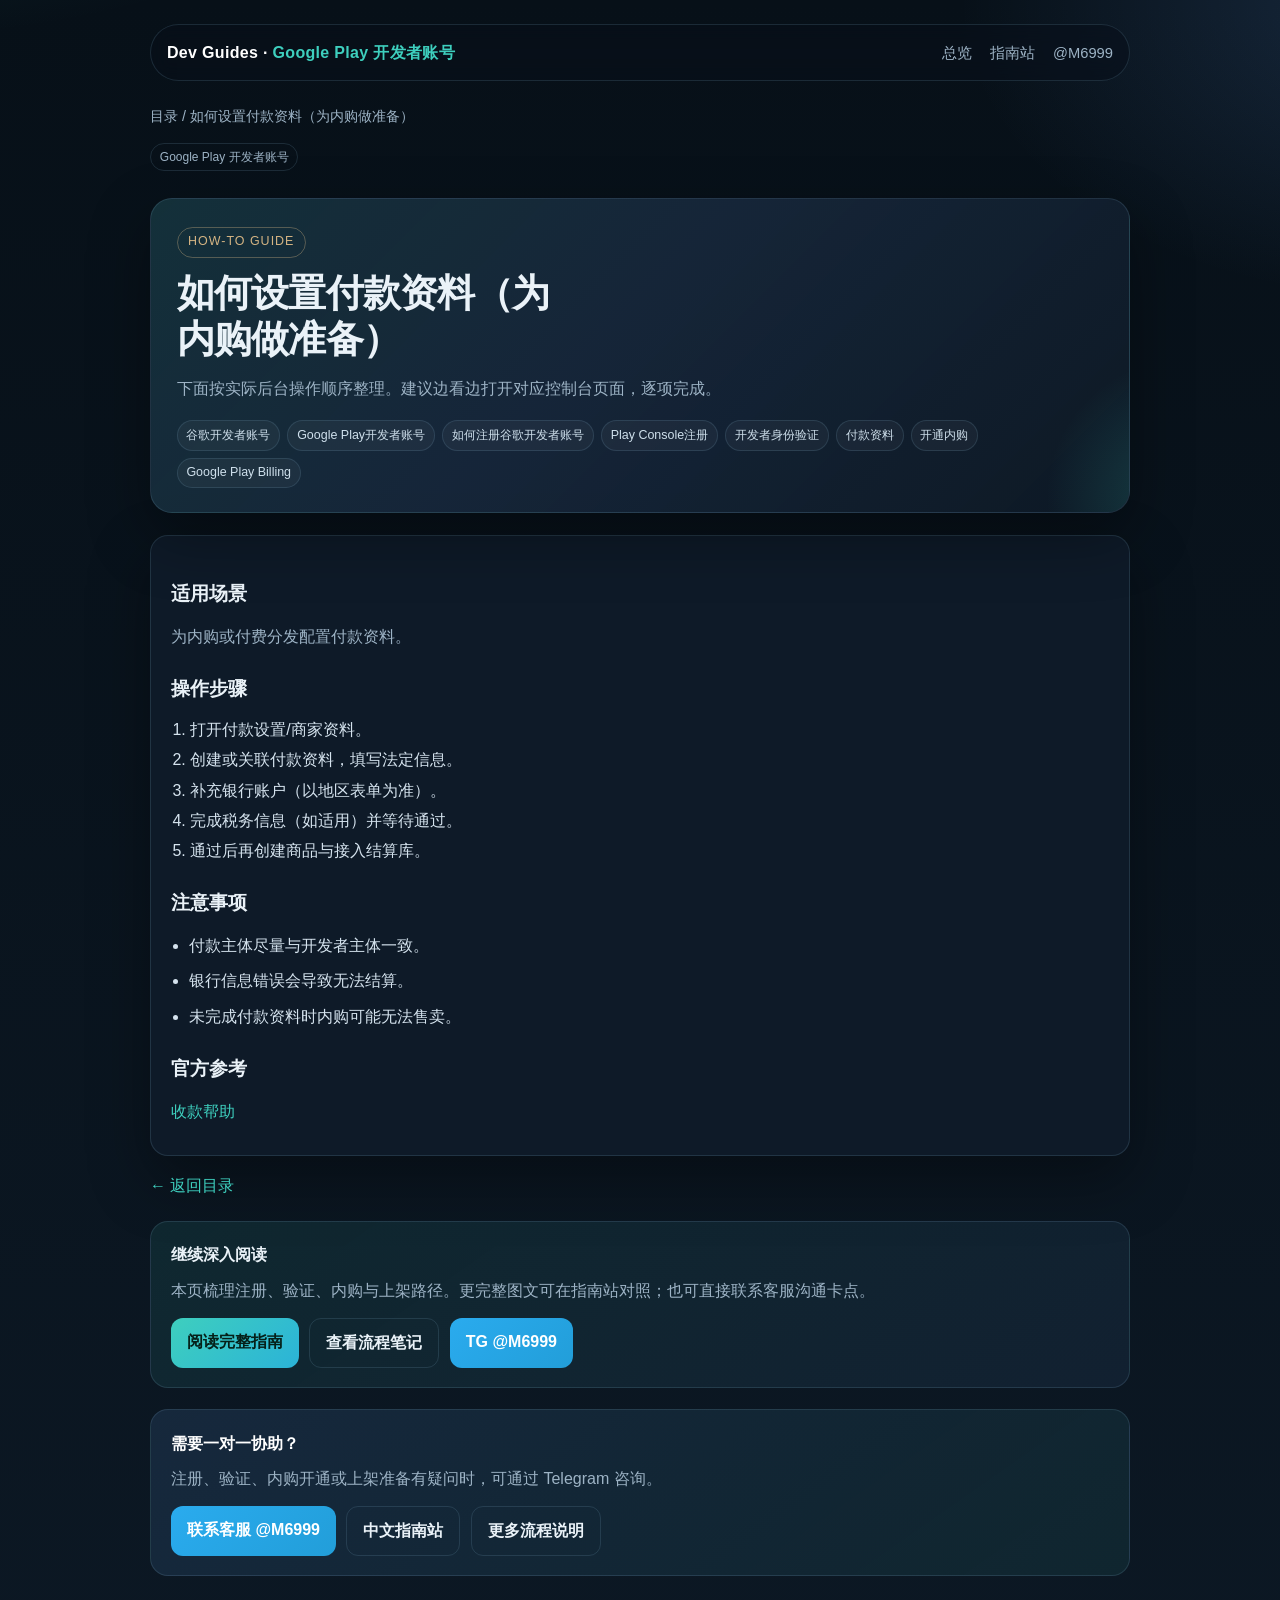
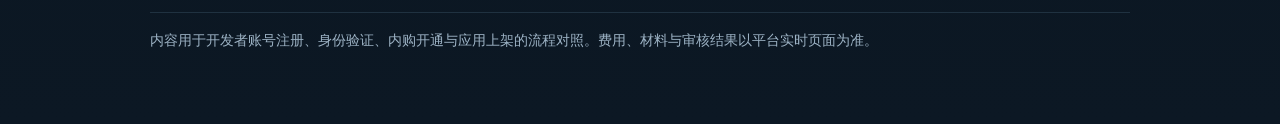
<file: articles/payment-profile.html>
<!doctype html>
<html lang="zh-CN"><head>
<meta charset="utf-8"/>
<meta name="viewport" content="width=device-width,initial-scale=1"/>
<title>如何设置付款资料（为内购做准备）｜Google Play 开发者账号</title>
<meta name="description" content="如何设置付款资料（为内购做准备）。面向Google Play 开发者账号场景，说明注册、验证、内购开通与上架准备的操作要点。"/>
<meta name="keywords" content="谷歌开发者账号, Google Play开发者账号, 如何注册谷歌开发者账号, Play Console注册, 开发者身份验证, 付款资料, 开通内购, Google Play Billing, 个人开发者账号, 组织开发者账号, D-U-N-S, 应用上架准备"/>
<meta name="author" content="puzzledicon"/>
<meta property="og:title" content="如何设置付款资料（为内购做准备）"/>
<meta property="og:description" content="如何设置付款资料（为内购做准备）。面向Google Play 开发者账号场景，说明注册、验证、内购开通与上架准备的操作要点。"/>
<link rel="stylesheet" href="../assets/style.css"/>
</head><body><div class="wrap">
<div class="top">
  <a class="brand" href="../index.html">Dev Guides · <span>Google Play 开发者账号</span></a>
  
  <nav class="nav">
    <a href="https://puzzledicon.github.io/" target="_blank" rel="noopener">总览</a>
    <a href="https://playconsoleacc.com/" target="_blank" rel="noopener">指南站</a>
    <a href="https://t.me/M6999" target="_blank" rel="noopener">@M6999</a>
  </nav>

</div>

    <p class="crumb"><a href="../index.html">目录</a> / 如何设置付款资料（为内购做准备）</p>
    <span class="badge">Google Play 开发者账号</span>
    <div class="hero">
      <div class="kicker">How-to Guide</div>
      <h1>如何设置付款资料（为内购做准备）</h1>
      <p class="lead">下面按实际后台操作顺序整理。建议边看边打开对应控制台页面，逐项完成。</p>
      <div class="keywords"><span>谷歌开发者账号</span><span>Google Play开发者账号</span><span>如何注册谷歌开发者账号</span><span>Play Console注册</span><span>开发者身份验证</span><span>付款资料</span><span>开通内购</span><span>Google Play Billing</span></div>
    </div>
    <div class="content">
      <h2>适用场景</h2>
      <p>为内购或付费分发配置付款资料。</p>
      <h2>操作步骤</h2>
      <ol class="steps"><li>打开付款设置/商家资料。</li><li>创建或关联付款资料，填写法定信息。</li><li>补充银行账户（以地区表单为准）。</li><li>完成税务信息（如适用）并等待通过。</li><li>通过后再创建商品与接入结算库。</li></ol>
      <h2>注意事项</h2>
      <ul class="check"><li>付款主体尽量与开发者主体一致。</li><li>银行信息错误会导致无法结算。</li><li>未完成付款资料时内购可能无法售卖。</li></ul>
      <h2>官方参考</h2>
      <p><a href="https://support.google.com/googleplay/android-developer/answer/3092739" target="_blank" rel="noopener">收款帮助</a></p>
    </div>
    <p style="margin-top:1rem"><a href="../index.html">← 返回目录</a></p>


<section class="cta">
  <strong>继续深入阅读</strong>
  <p style="color:var(--muted);margin:.45rem 0 0">本页梳理注册、验证、内购与上架路径。更完整图文可在指南站对照；也可直接联系客服沟通卡点。</p>
  <div class="btns">
    <a class="btn" href="https://playconsoleacc.com/" target="_blank" rel="noopener">阅读完整指南</a>
    <a class="btn sec" href="https://dev388.com/" target="_blank" rel="noopener">查看流程笔记</a>
    <a class="btn tg" href="https://t.me/M6999" target="_blank" rel="noopener">TG @M6999</a>
  </div>
</section>


<section class="contact">
  <h3>需要一对一协助？</h3>
  <p style="color:var(--muted);margin:.4rem 0 0">注册、验证、内购开通或上架准备有疑问时，可通过 Telegram 咨询。</p>
  <div class="btns">
    <a class="btn tg" href="https://t.me/M6999" target="_blank" rel="noopener">联系客服 @M6999</a>
    <a class="btn sec" href="https://playconsoleacc.com/" target="_blank" rel="noopener">中文指南站</a>
    <a class="btn sec" href="https://dev388.com/" target="_blank" rel="noopener">更多流程说明</a>
  </div>
</section>

<div class="footer">内容用于开发者账号注册、身份验证、内购开通与应用上架的流程对照。费用、材料与审核结果以平台实时页面为准。</div>
</div></body></html>
</file>
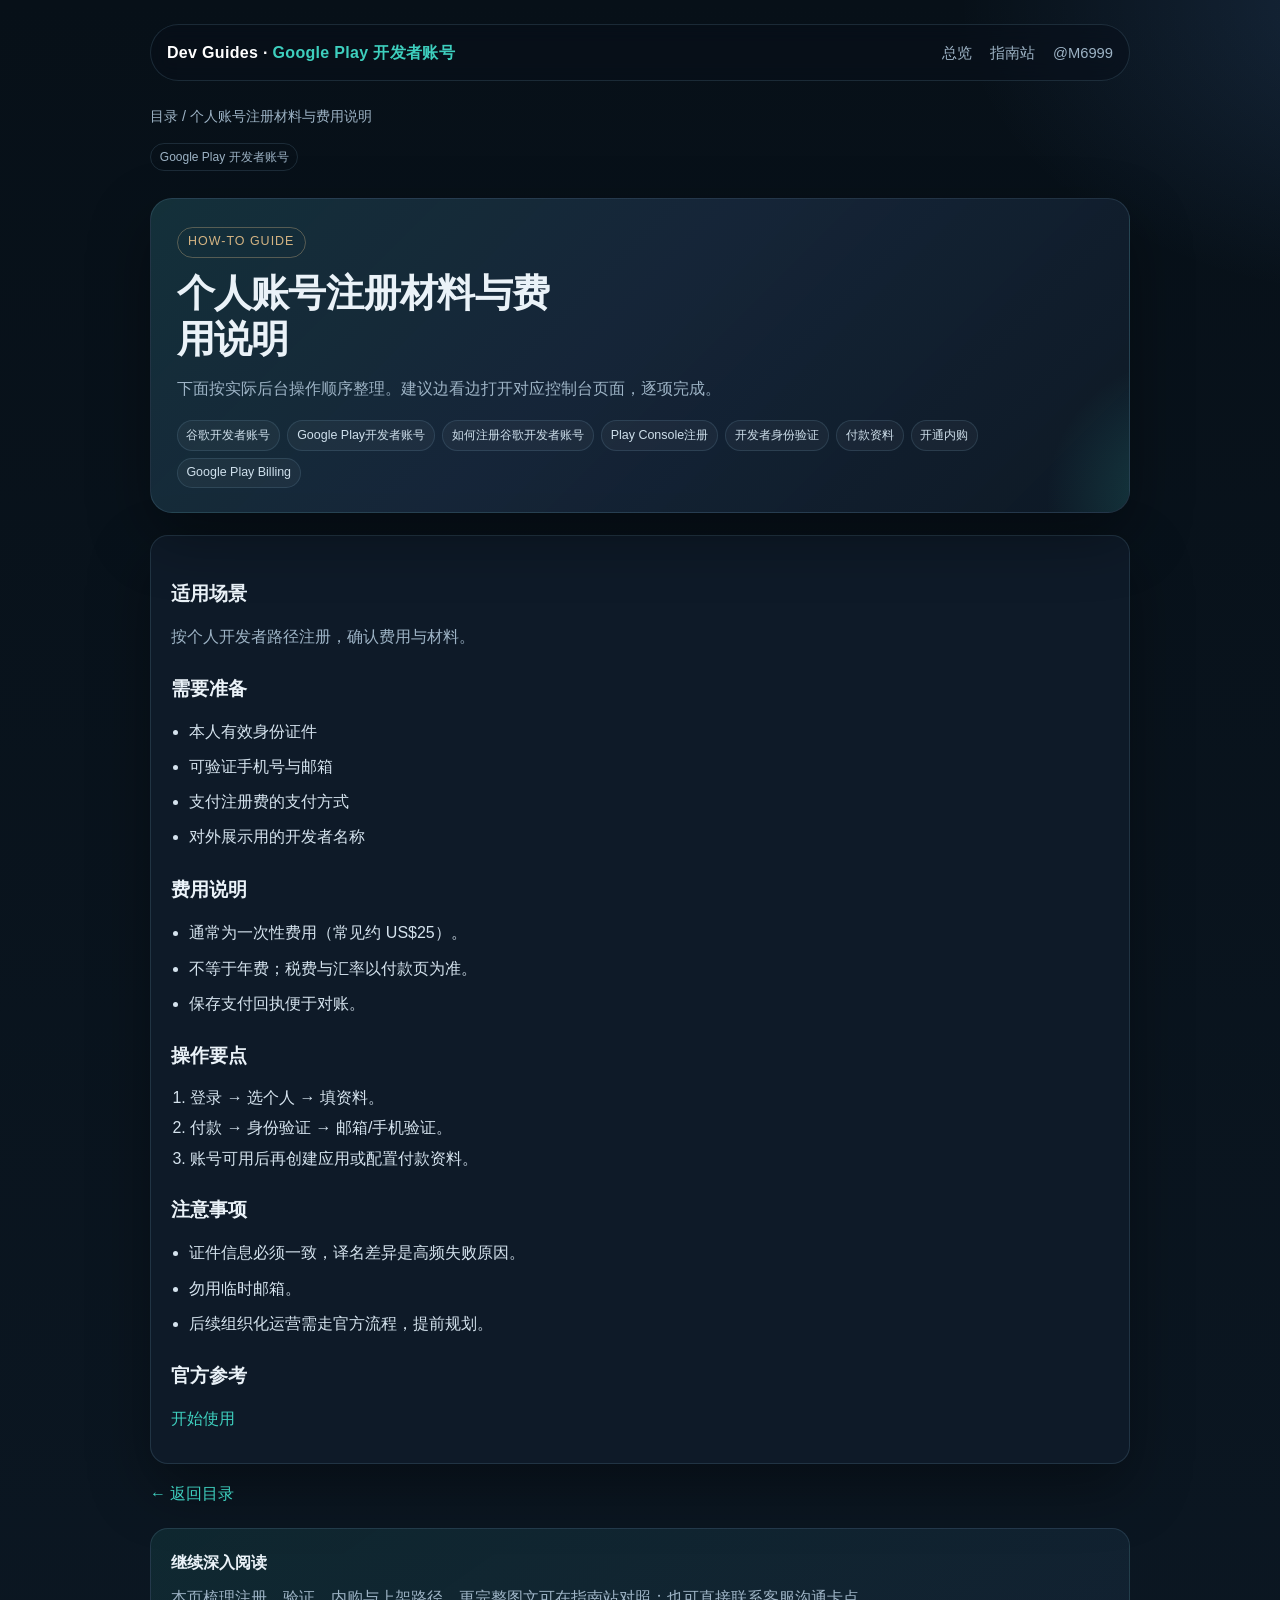
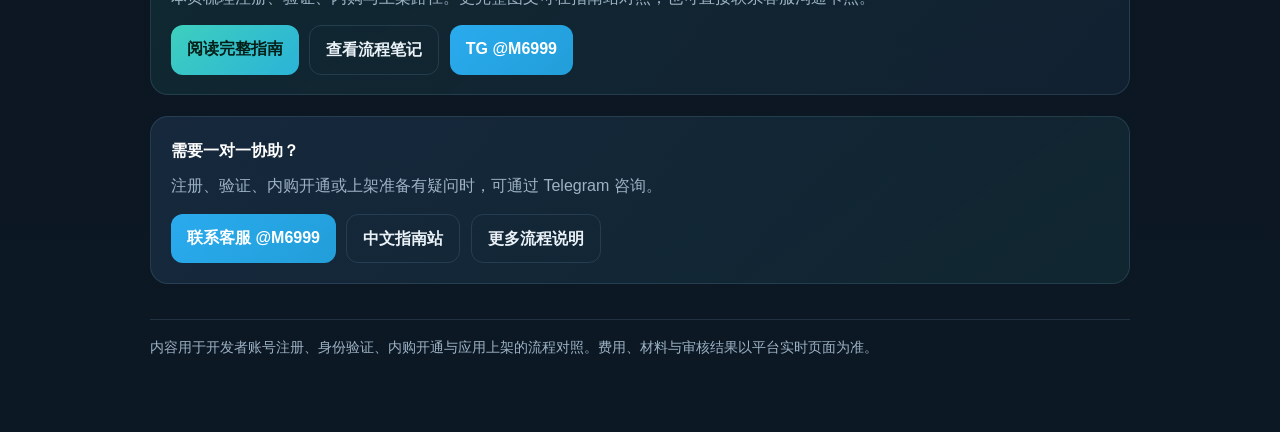
<file: articles/personal-register.html>
<!doctype html>
<html lang="zh-CN"><head>
<meta charset="utf-8"/>
<meta name="viewport" content="width=device-width,initial-scale=1"/>
<title>个人账号注册材料与费用说明｜Google Play 开发者账号</title>
<meta name="description" content="个人账号注册材料与费用说明。面向Google Play 开发者账号场景，说明注册、验证、内购开通与上架准备的操作要点。"/>
<meta name="keywords" content="谷歌开发者账号, Google Play开发者账号, 如何注册谷歌开发者账号, Play Console注册, 开发者身份验证, 付款资料, 开通内购, Google Play Billing, 个人开发者账号, 组织开发者账号, D-U-N-S, 应用上架准备"/>
<meta name="author" content="puzzledicon"/>
<meta property="og:title" content="个人账号注册材料与费用说明"/>
<meta property="og:description" content="个人账号注册材料与费用说明。面向Google Play 开发者账号场景，说明注册、验证、内购开通与上架准备的操作要点。"/>
<link rel="stylesheet" href="../assets/style.css"/>
</head><body><div class="wrap">
<div class="top">
  <a class="brand" href="../index.html">Dev Guides · <span>Google Play 开发者账号</span></a>
  
  <nav class="nav">
    <a href="https://puzzledicon.github.io/" target="_blank" rel="noopener">总览</a>
    <a href="https://playconsoleacc.com/" target="_blank" rel="noopener">指南站</a>
    <a href="https://t.me/M6999" target="_blank" rel="noopener">@M6999</a>
  </nav>

</div>

    <p class="crumb"><a href="../index.html">目录</a> / 个人账号注册材料与费用说明</p>
    <span class="badge">Google Play 开发者账号</span>
    <div class="hero">
      <div class="kicker">How-to Guide</div>
      <h1>个人账号注册材料与费用说明</h1>
      <p class="lead">下面按实际后台操作顺序整理。建议边看边打开对应控制台页面，逐项完成。</p>
      <div class="keywords"><span>谷歌开发者账号</span><span>Google Play开发者账号</span><span>如何注册谷歌开发者账号</span><span>Play Console注册</span><span>开发者身份验证</span><span>付款资料</span><span>开通内购</span><span>Google Play Billing</span></div>
    </div>
    <div class="content">
      <h2>适用场景</h2>
      <p>按个人开发者路径注册，确认费用与材料。</p>
      <h2>需要准备</h2>
      <ul class="check"><li>本人有效身份证件</li><li>可验证手机号与邮箱</li><li>支付注册费的支付方式</li><li>对外展示用的开发者名称</li></ul>
      <h2>费用说明</h2>
      <ul class="check"><li>通常为一次性费用（常见约 US$25）。</li><li>不等于年费；税费与汇率以付款页为准。</li><li>保存支付回执便于对账。</li></ul>
      <h2>操作要点</h2>
      <ol class="steps"><li>登录 → 选个人 → 填资料。</li><li>付款 → 身份验证 → 邮箱/手机验证。</li><li>账号可用后再创建应用或配置付款资料。</li></ol>
      <h2>注意事项</h2>
      <ul class="check"><li>证件信息必须一致，译名差异是高频失败原因。</li><li>勿用临时邮箱。</li><li>后续组织化运营需走官方流程，提前规划。</li></ul>
      <h2>官方参考</h2>
      <p><a href="https://support.google.com/googleplay/android-developer/answer/6112435" target="_blank" rel="noopener">开始使用</a></p>
    </div>
    <p style="margin-top:1rem"><a href="../index.html">← 返回目录</a></p>


<section class="cta">
  <strong>继续深入阅读</strong>
  <p style="color:var(--muted);margin:.45rem 0 0">本页梳理注册、验证、内购与上架路径。更完整图文可在指南站对照；也可直接联系客服沟通卡点。</p>
  <div class="btns">
    <a class="btn" href="https://playconsoleacc.com/" target="_blank" rel="noopener">阅读完整指南</a>
    <a class="btn sec" href="https://dev388.com/" target="_blank" rel="noopener">查看流程笔记</a>
    <a class="btn tg" href="https://t.me/M6999" target="_blank" rel="noopener">TG @M6999</a>
  </div>
</section>


<section class="contact">
  <h3>需要一对一协助？</h3>
  <p style="color:var(--muted);margin:.4rem 0 0">注册、验证、内购开通或上架准备有疑问时，可通过 Telegram 咨询。</p>
  <div class="btns">
    <a class="btn tg" href="https://t.me/M6999" target="_blank" rel="noopener">联系客服 @M6999</a>
    <a class="btn sec" href="https://playconsoleacc.com/" target="_blank" rel="noopener">中文指南站</a>
    <a class="btn sec" href="https://dev388.com/" target="_blank" rel="noopener">更多流程说明</a>
  </div>
</section>

<div class="footer">内容用于开发者账号注册、身份验证、内购开通与应用上架的流程对照。费用、材料与审核结果以平台实时页面为准。</div>
</div></body></html>
</file>
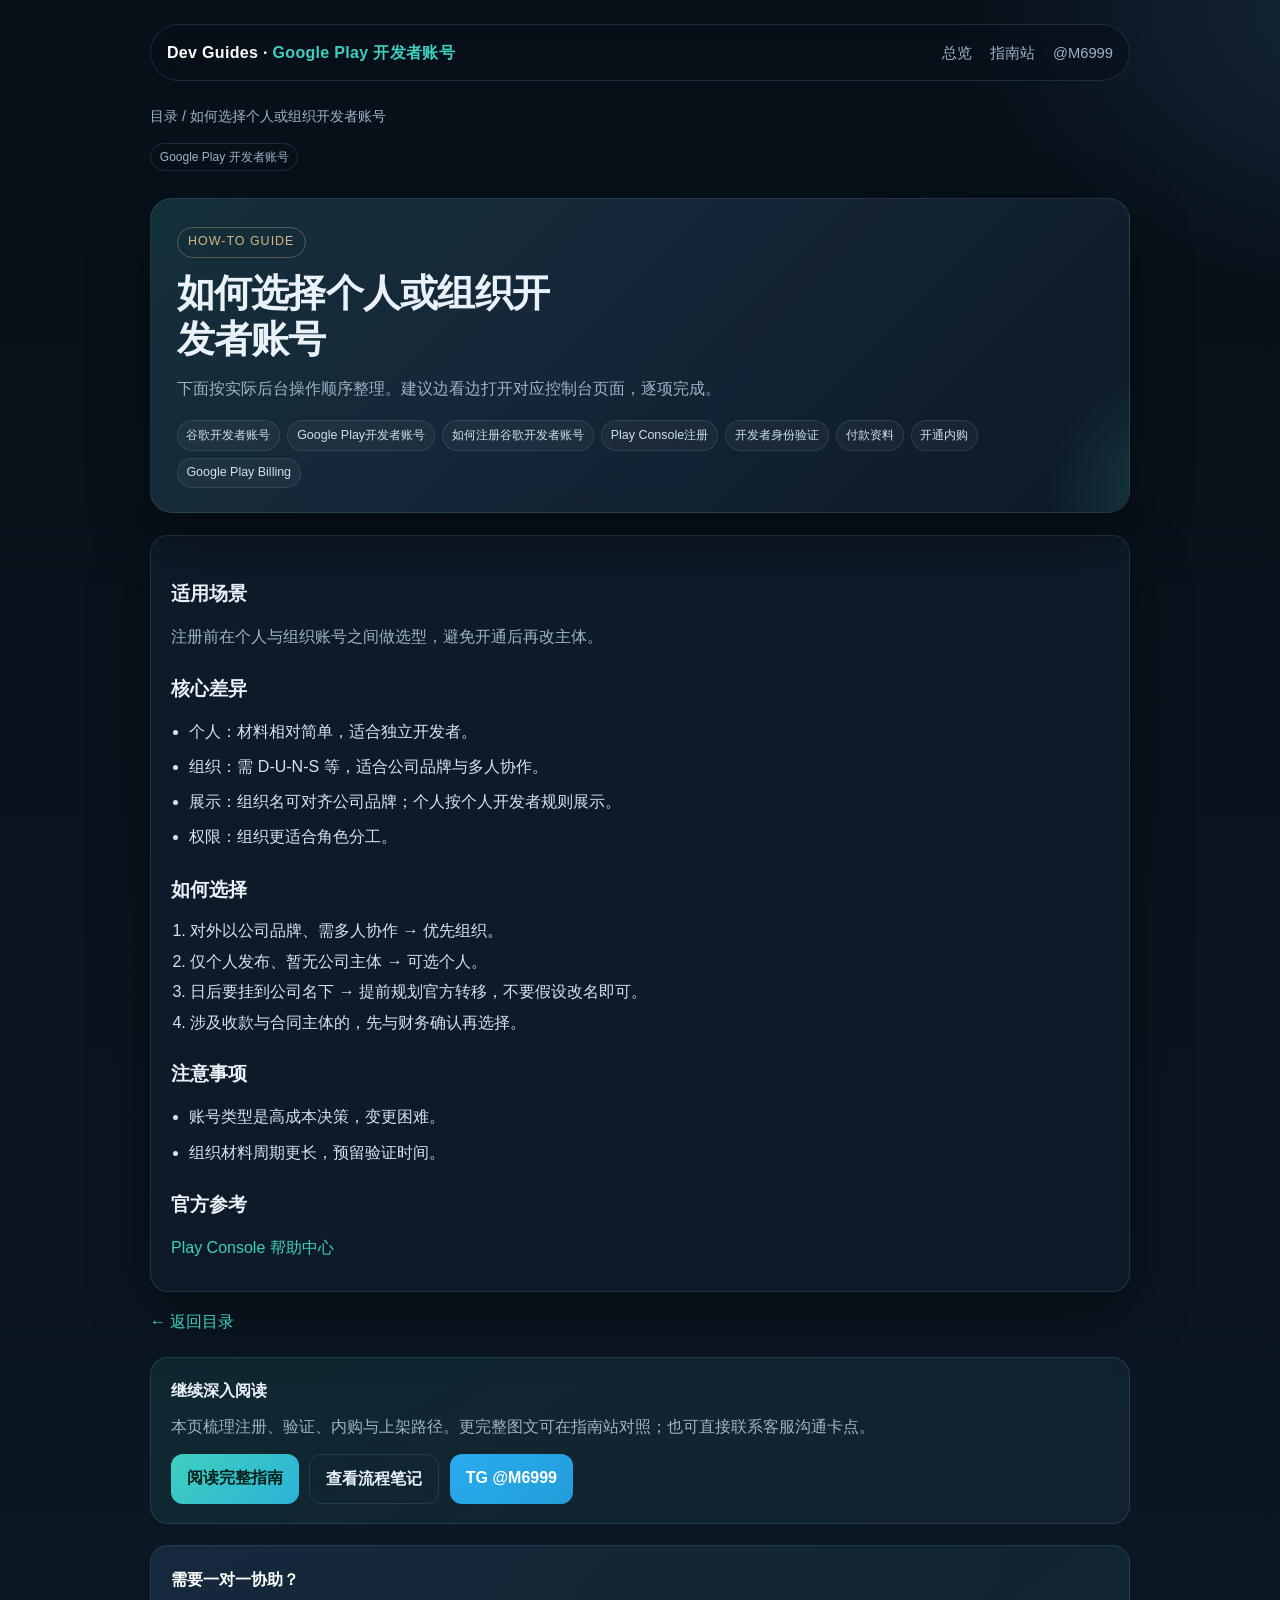
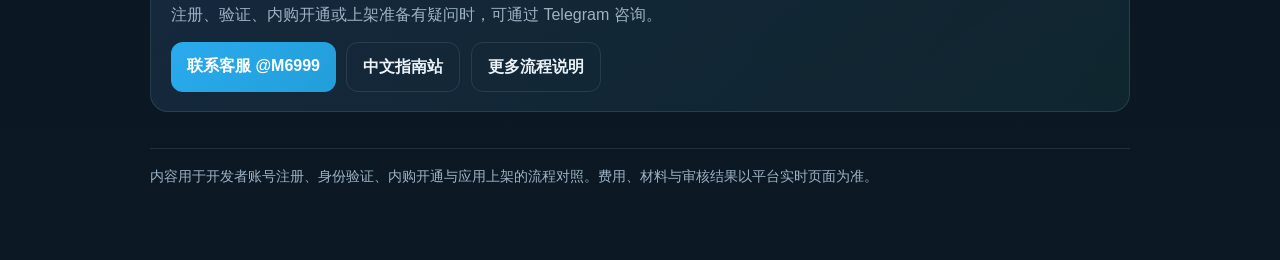
<file: articles/personal-vs-org.html>
<!doctype html>
<html lang="zh-CN"><head>
<meta charset="utf-8"/>
<meta name="viewport" content="width=device-width,initial-scale=1"/>
<title>如何选择个人或组织开发者账号｜Google Play 开发者账号</title>
<meta name="description" content="如何选择个人或组织开发者账号。面向Google Play 开发者账号场景，说明注册、验证、内购开通与上架准备的操作要点。"/>
<meta name="keywords" content="谷歌开发者账号, Google Play开发者账号, 如何注册谷歌开发者账号, Play Console注册, 开发者身份验证, 付款资料, 开通内购, Google Play Billing, 个人开发者账号, 组织开发者账号, D-U-N-S, 应用上架准备"/>
<meta name="author" content="puzzledicon"/>
<meta property="og:title" content="如何选择个人或组织开发者账号"/>
<meta property="og:description" content="如何选择个人或组织开发者账号。面向Google Play 开发者账号场景，说明注册、验证、内购开通与上架准备的操作要点。"/>
<link rel="stylesheet" href="../assets/style.css"/>
</head><body><div class="wrap">
<div class="top">
  <a class="brand" href="../index.html">Dev Guides · <span>Google Play 开发者账号</span></a>
  
  <nav class="nav">
    <a href="https://puzzledicon.github.io/" target="_blank" rel="noopener">总览</a>
    <a href="https://playconsoleacc.com/" target="_blank" rel="noopener">指南站</a>
    <a href="https://t.me/M6999" target="_blank" rel="noopener">@M6999</a>
  </nav>

</div>

    <p class="crumb"><a href="../index.html">目录</a> / 如何选择个人或组织开发者账号</p>
    <span class="badge">Google Play 开发者账号</span>
    <div class="hero">
      <div class="kicker">How-to Guide</div>
      <h1>如何选择个人或组织开发者账号</h1>
      <p class="lead">下面按实际后台操作顺序整理。建议边看边打开对应控制台页面，逐项完成。</p>
      <div class="keywords"><span>谷歌开发者账号</span><span>Google Play开发者账号</span><span>如何注册谷歌开发者账号</span><span>Play Console注册</span><span>开发者身份验证</span><span>付款资料</span><span>开通内购</span><span>Google Play Billing</span></div>
    </div>
    <div class="content">
      <h2>适用场景</h2>
      <p>注册前在个人与组织账号之间做选型，避免开通后再改主体。</p>
      <h2>核心差异</h2>
      <ul class="check"><li>个人：材料相对简单，适合独立开发者。</li><li>组织：需 D-U-N-S 等，适合公司品牌与多人协作。</li><li>展示：组织名可对齐公司品牌；个人按个人开发者规则展示。</li><li>权限：组织更适合角色分工。</li></ul>
      <h2>如何选择</h2>
      <ol class="steps"><li>对外以公司品牌、需多人协作 → 优先组织。</li><li>仅个人发布、暂无公司主体 → 可选个人。</li><li>日后要挂到公司名下 → 提前规划官方转移，不要假设改名即可。</li><li>涉及收款与合同主体的，先与财务确认再选择。</li></ol>
      <h2>注意事项</h2>
      <ul class="check"><li>账号类型是高成本决策，变更困难。</li><li>组织材料周期更长，预留验证时间。</li></ul>
      <h2>官方参考</h2>
      <p><a href="https://support.google.com/googleplay/android-developer" target="_blank" rel="noopener">Play Console 帮助中心</a></p>
    </div>
    <p style="margin-top:1rem"><a href="../index.html">← 返回目录</a></p>


<section class="cta">
  <strong>继续深入阅读</strong>
  <p style="color:var(--muted);margin:.45rem 0 0">本页梳理注册、验证、内购与上架路径。更完整图文可在指南站对照；也可直接联系客服沟通卡点。</p>
  <div class="btns">
    <a class="btn" href="https://playconsoleacc.com/" target="_blank" rel="noopener">阅读完整指南</a>
    <a class="btn sec" href="https://dev388.com/" target="_blank" rel="noopener">查看流程笔记</a>
    <a class="btn tg" href="https://t.me/M6999" target="_blank" rel="noopener">TG @M6999</a>
  </div>
</section>


<section class="contact">
  <h3>需要一对一协助？</h3>
  <p style="color:var(--muted);margin:.4rem 0 0">注册、验证、内购开通或上架准备有疑问时，可通过 Telegram 咨询。</p>
  <div class="btns">
    <a class="btn tg" href="https://t.me/M6999" target="_blank" rel="noopener">联系客服 @M6999</a>
    <a class="btn sec" href="https://playconsoleacc.com/" target="_blank" rel="noopener">中文指南站</a>
    <a class="btn sec" href="https://dev388.com/" target="_blank" rel="noopener">更多流程说明</a>
  </div>
</section>

<div class="footer">内容用于开发者账号注册、身份验证、内购开通与应用上架的流程对照。费用、材料与审核结果以平台实时页面为准。</div>
</div></body></html>
</file>
<file: assets/style.css>
:root {
  --bg0: #071018;
  --bg1: #0c1824;
  --panel: rgba(16, 28, 42, 0.92);
  --line: rgba(125, 168, 196, 0.18);
  --text: #eaf2f8;
  --muted: #9db3c5;
  --accent: #3ecfbe;
  --accent2: #6aa8ff;
  --gold: #d4b483;
  --radius: 18px;
  --shadow: 0 24px 60px rgba(0,0,0,.35);
  --font: "PingFang SC", "Noto Sans SC", "Segoe UI", sans-serif;
  --mono: "SF Mono", "JetBrains Mono", ui-monospace, monospace;
}
* { box-sizing: border-box; }
html { scroll-behavior: smooth; }
body {
  margin: 0;
  min-height: 100vh;
  color: var(--text);
  font-family: var(--font);
  line-height: 1.75;
  background:
    radial-gradient(1200px 700px at -10% -20%, rgba(62,207,190,.18), transparent 55%),
    radial-gradient(900px 600px at 110% 0%, rgba(106,168,255,.16), transparent 50%),
    radial-gradient(700px 500px at 50% 120%, rgba(212,180,131,.08), transparent 45%),
    linear-gradient(180deg, var(--bg0), var(--bg1));
}
a { color: var(--accent); text-decoration: none; }
a:hover { text-decoration: underline; }
.wrap { width: min(980px, calc(100% - 2rem)); margin: 0 auto; padding: 1.5rem 0 4.5rem; }
.top {
  display: flex; justify-content: space-between; gap: 1rem; flex-wrap: wrap;
  align-items: center; margin-bottom: 1.4rem;
  padding: .85rem 1rem; border: 1px solid var(--line); border-radius: 999px;
  background: rgba(8,16,26,.55); backdrop-filter: blur(10px);
}
.brand { font-weight: 700; letter-spacing: .02em; color: #fff; }
.brand span { color: var(--accent); font-weight: 600; }
.nav a { color: var(--muted); margin-left: .85rem; font-size: .92rem; }
.nav a:hover { color: var(--text); text-decoration: none; }
.hero {
  position: relative; overflow: hidden;
  border: 1px solid var(--line); border-radius: calc(var(--radius) + 4px);
  padding: 1.7rem 1.6rem 1.5rem; margin: 1rem 0 1.4rem;
  background:
    linear-gradient(135deg, rgba(62,207,190,.12), rgba(106,168,255,.08) 45%, rgba(7,16,24,.2)),
    var(--panel);
  box-shadow: var(--shadow);
}
.hero::after {
  content: ""; position: absolute; inset: auto -20% -40% auto; width: 280px; height: 280px;
  background: radial-gradient(circle, rgba(62,207,190,.22), transparent 70%);
  pointer-events: none;
}
.kicker {
  display: inline-flex; align-items: center; gap: .4rem;
  font-size: .78rem; letter-spacing: .08em; text-transform: uppercase;
  color: var(--gold); border: 1px solid rgba(212,180,131,.35);
  padding: .22rem .65rem; border-radius: 999px; margin-bottom: .85rem;
}
h1 {
  margin: 0 0 .7rem; font-size: clamp(1.55rem, 3.4vw, 2.35rem);
  line-height: 1.22; letter-spacing: -.02em; max-width: 18ch;
}
.hero p, .lead { margin: 0; color: var(--muted); max-width: 62ch; font-size: 1.02rem; }
.keywords {
  display: flex; flex-wrap: wrap; gap: .45rem; margin-top: 1.1rem;
}
.keywords span {
  font-size: .78rem; color: #cfe0ec; background: rgba(255,255,255,.04);
  border: 1px solid var(--line); border-radius: 999px; padding: .2rem .55rem;
}
.badge {
  display: inline-block; font-size: .75rem; color: var(--muted);
  border: 1px solid var(--line); border-radius: 999px; padding: .15rem .55rem; margin-bottom: .7rem;
}
h2 { margin: 1.8rem 0 .8rem; font-size: 1.2rem; }
h3 { margin: 0 0 .45rem; font-size: 1.02rem; color: #fff; }
.list { display: grid; gap: .75rem; }
.list a {
  display: block; color: inherit; text-decoration: none;
  background: var(--panel); border: 1px solid var(--line); border-radius: 14px;
  padding: 1rem 1.1rem; transition: border-color .2s, transform .2s, background .2s;
}
.list a:hover {
  border-color: rgba(62,207,190,.55); transform: translateY(-1px);
  background: rgba(20,36,52,.95); text-decoration: none;
}
.list strong { display: block; color: #fff; margin-bottom: .25rem; font-size: 1.02rem; }
.list small { color: var(--muted); font-size: .88rem; }
.content {
  background: var(--panel); border: 1px solid var(--line); border-radius: var(--radius);
  padding: 1.2rem 1.25rem 1.1rem; box-shadow: var(--shadow);
}
.content li { color: #d5e3ee; margin: .45rem 0; }
ul.check { padding-left: 1.15rem; margin: .3rem 0 0; }
.cta, .contact, .contacts .card {
  border: 1px solid var(--line); border-radius: var(--radius);
  background: linear-gradient(145deg, rgba(62,207,190,.1), rgba(106,168,255,.07));
  padding: 1.2rem 1.25rem; margin: 1.3rem 0;
}
.contact {
  background: linear-gradient(145deg, rgba(106,168,255,.12), rgba(62,207,190,.08));
}
.btns { display: flex; flex-wrap: wrap; gap: .65rem; margin-top: .85rem; }
.btn {
  display: inline-block; padding: .62rem 1rem; border-radius: 12px;
  background: linear-gradient(135deg, #3ecfbe, #2bb3d8); color: #052019;
  font-weight: 700; text-decoration: none; border: 0;
}
.btn:hover { filter: brightness(1.05); text-decoration: none; }
.btn.sec {
  background: transparent; color: var(--text); border: 1px solid var(--line); font-weight: 600;
}
.btn.tg {
  background: linear-gradient(135deg, #2aabee, #229ed9); color: #fff;
}
.contacts { display: grid; grid-template-columns: repeat(auto-fit, minmax(240px, 1fr)); gap: .8rem; }
.contacts .card p { color: var(--muted); margin: .35rem 0 0; font-size: .95rem; }
.footer {
  margin-top: 2.2rem; padding-top: 1rem; border-top: 1px solid var(--line);
  color: var(--muted); font-size: .85rem;
}
.crumb { color: var(--muted); font-size: .9rem; margin-bottom: .8rem; }
.crumb a { color: var(--muted); }
@media (max-width: 640px) {
  .top { border-radius: 16px; }
  h1 { max-width: none; }
}


ol.steps{margin:.6rem 0 1rem;padding-left:1.2rem;color:var(--text)}
ol.steps li{margin:.35rem 0;line-height:1.55}
.content h2{margin-top:1.35rem}
.content p{color:var(--muted);line-height:1.65;margin:.5rem 0 .8rem}
</file>
